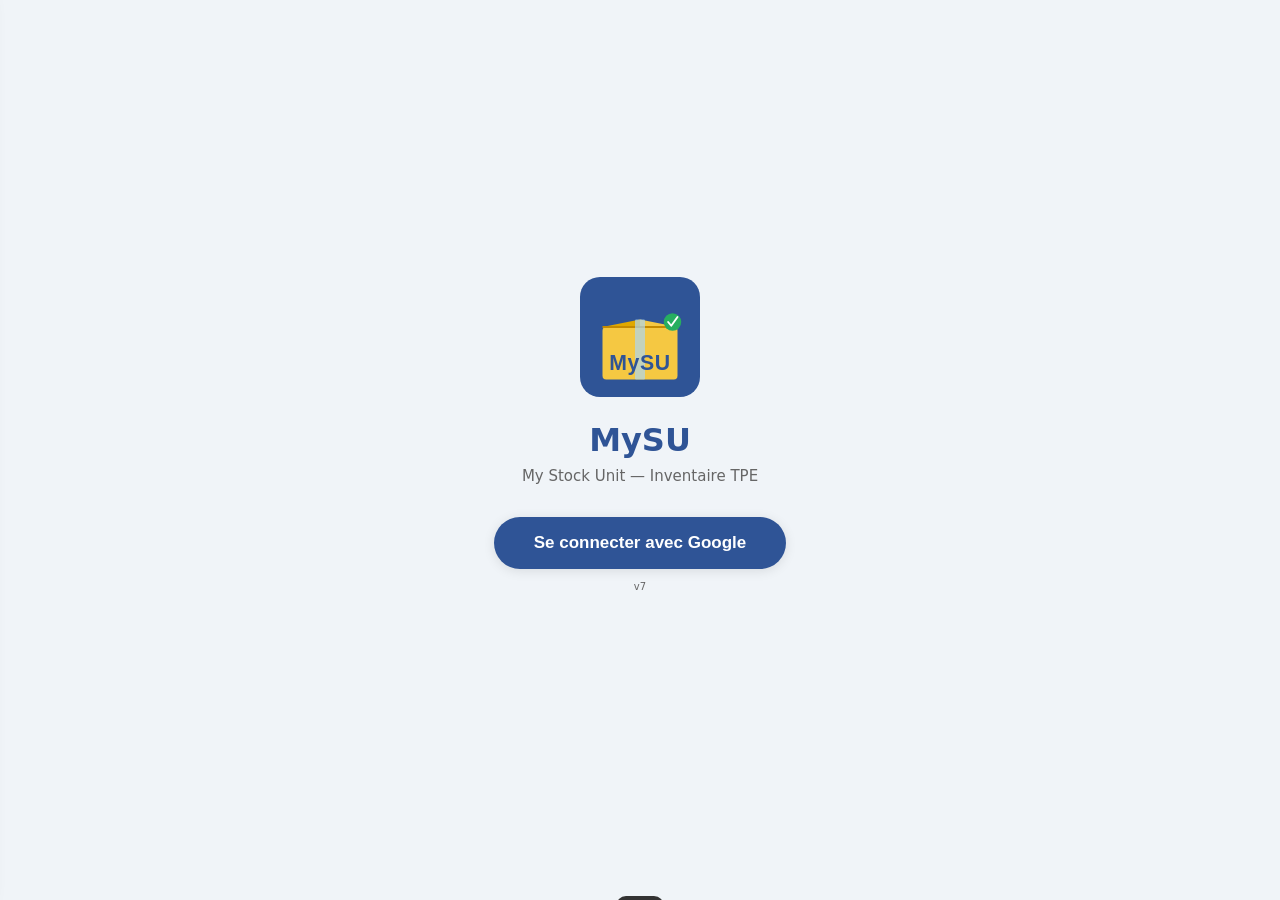
<file: mysu/index.html>
<!DOCTYPE html>
<html lang="fr">
<head>
  <meta charset="UTF-8">
  <meta name="viewport" content="width=device-width, initial-scale=1.0, user-scalable=no">
  <meta name="theme-color" content="#2F5496">
  <meta name="apple-mobile-web-app-capable" content="yes">
  <meta name="apple-mobile-web-app-status-bar-style" content="black-translucent">
  <title>MySU</title>
  <link rel="manifest" href="manifest.json">
  <link rel="icon" href="icon.svg" type="image/svg+xml">
  <link rel="apple-touch-icon" href="icon.svg">
  <link rel="stylesheet" href="style.css">
</head>
<body>

  <!-- OFFLINE BANNER -->
  <div id="offline-banner">⚠ Mode offline — données en cache</div>

  <!-- ======== LOGIN SCREEN ======== -->
  <div id="login-screen">
    <img src="icon.svg" alt="MySU">
    <h1>MySU</h1>
    <p>My Stock Unit — Inventaire TPE</p>
    <button id="btn-login">Se connecter avec Google</button>
    <p style="font-size:10px;color:#666;margin-top:12px;">v7</p>
  </div>

  <!-- ======== ONBOARDING SCREEN ======== -->
  <div id="onboarding-screen">
    <h2>Bienvenue sur MySU !</h2>
    <p>Connecte ton inventaire Google Sheet ou crée-en un nouveau.</p>
    <div class="onboard-buttons">
      <button class="onboard-btn primary" id="btn-pick-existing">📂 Choisir un Sheet existant</button>
      <button class="onboard-btn secondary" id="btn-create-new">✨ Créer un nouvel inventaire</button>
    </div>
  </div>

  <!-- ======== MAIN APP ======== -->
  <div id="app-screen">

    <!-- Top bar -->
    <div id="top-bar">
      <div>
        <h1>MySU</h1>
        <div class="user-email" id="user-email"></div>
      </div>
      <button id="btn-refresh" title="Actualiser">🔄</button>
    </div>

    <!-- Selection banner -->
    <div id="selection-banner">
      <span class="sel-count" id="sel-count">0 article(s)</span>
      <div class="sel-actions">
        <button class="sel-btn sel-btn-copy" id="btn-sel-copy">Copier</button>
        <button class="sel-btn sel-btn-email" id="btn-sel-email">Email</button>
        <button class="sel-btn sel-btn-cancel" id="btn-sel-cancel">Annuler</button>
      </div>
    </div>

    <!-- Table area -->
    <div id="table-container">
      <div class="table-section-title">Stock</div>
      <table id="stock-table">
        <thead>
          <tr>
            <th class="col-check">☐</th>
            <th>Produit</th>
            <th>TPE</th>
            <th>Base</th>
            <th>Banque</th>
            <th>Date</th>
            <th>Client</th>
          </tr>
        </thead>
        <tbody>
          <tr><td colspan="7" style="text-align:center;color:#999;padding:30px;">Chargement...</td></tr>
        </tbody>
      </table>

      <div class="separator"></div>

      <div class="table-section-title">Demandes d'intervention</div>
      <table id="demandes-table">
        <thead>
          <tr>
            <th>Demande</th>
            <th>Compte</th>
            <th>Raison Sociale</th>
          </tr>
        </thead>
        <tbody>
          <tr><td colspan="3" style="text-align:center;color:#999;padding:20px;">Chargement...</td></tr>
        </tbody>
      </table>
    </div>

    <!-- Action bar -->
    <div id="action-bar">
      <button id="btn-menu">
        <span class="bar-icon">☰</span>
        <span class="bar-label">Menu</span>
      </button>
      <button id="btn-scan">
        <span class="bar-icon">📷</span>
        <span class="bar-label">Scan</span>
      </button>
      <button id="btn-add">
        <span class="bar-icon">＋</span>
        <span class="bar-label">Ajouter</span>
      </button>
      <button id="btn-email">
        <span class="bar-icon">✉</span>
        <span class="bar-label">Email</span>
        <span class="email-badge" id="email-badge">0</span>
      </button>
    </div>
  </div>

  <!-- ======== SIDE MENU ======== -->
  <div id="menu-overlay"></div>
  <div id="side-menu">
    <button id="btn-menu-close">✕</button>
    <h2>☰ Paramètres</h2>

    <div class="menu-group">
      <label>Nom du fichier</label>
      <input type="text" id="menu-sheet-name" placeholder="Inventaire Avril 2026">
    </div>

    <div class="menu-group">
      <label>ID du Sheet</label>
      <input type="text" id="menu-sheet-id" readonly>
    </div>

    <div class="menu-group">
      <label>Compte Google</label>
      <div id="menu-email" style="padding:10px 0;font-size:14px;color:#333;">—</div>
    </div>

    <div class="menu-group">
      <label>Thème</label>
      <div style="display:flex;gap:8px;">
        <button class="choice-btn selected" id="btn-theme-light" data-theme="light">☀️ Clair</button>
        <button class="choice-btn" id="btn-theme-dark" data-theme="dark">🌙 Sombre</button>
      </div>
    </div>

    <button id="btn-change-sheet">📂 Changer de Sheet</button>
    <button id="btn-logout">🚪 Se déconnecter</button>
  </div>

  <!-- ======== ADD FORM MODAL ======== -->
  <div id="add-modal">
    <div id="add-form">
      <h2>＋ Ajouter un article</h2>

      <div class="form-group">
        <label>Produit</label>
        <select id="add-product"></select>
      </div>

      <div class="form-group">
        <label>Barcode TPE</label>
        <input type="text" id="add-tpe" placeholder="Numéro du TPE" inputmode="numeric">
      </div>

      <div class="form-group" id="add-base-group">
        <label>Barcode Base</label>
        <input type="text" id="add-base" placeholder="Numéro de la base" inputmode="numeric">
      </div>

      <div class="form-group">
        <label>Banque</label>
        <input type="hidden" id="add-banque-value" value="JDC">
        <div class="btn-group" id="banque-buttons">
          <button type="button" class="choice-btn selected" data-value="JDC">JDC</button>
          <button type="button" class="choice-btn" data-value="CRCA31">CRCA31</button>
          <button type="button" class="choice-btn" data-value="">Autre</button>
        </div>
      </div>

      <div class="form-group">
        <label>Date</label>
        <input type="date" id="add-date">
      </div>

      <div class="form-group">
        <label>Client</label>
        <input type="hidden" id="add-client-value" value="MLSTECH / BARDOUX A.">
        <div class="btn-group" id="client-buttons">
          <button type="button" class="choice-btn selected" data-value="MLSTECH / BARDOUX A.">MLSTECH / BARDOUX A.</button>
          <button type="button" class="choice-btn" data-value="RECEP. (RET. GARANTIE)">RECEP. (RET. GARANTIE)</button>
          <button type="button" class="choice-btn" data-value="RECEPTION">RECEPTION</button>
          <button type="button" class="choice-btn" data-value="">Autre</button>
        </div>
      </div>

      <button id="btn-add-submit">AJOUTER AU STOCK</button>
      <button id="btn-add-cancel">Annuler</button>
    </div>
  </div>

  <!-- ======== ACTION SHEET (swipe) ======== -->
  <div id="action-sheet">
    <div id="action-sheet-content">
      <h3></h3>
      <div class="action-subtitle"></div>
      <div id="action-options"></div>
      <button id="btn-action-cancel">Annuler</button>
    </div>
  </div>

  <!-- ======== SHEET ID DIALOG ======== -->
  <div id="sheet-id-dialog">
    <div id="sheet-id-dialog-box">
      <h3>Connecter un Sheet existant</h3>
      <p>Ouvre ton Google Sheet dans le navigateur, copie le lien (URL) et colle-le ici :</p>
      <input type="text" id="sheet-id-input" placeholder="Colle le lien du Google Sheet ici">
      <p style="font-size:11px;color:#999;margin-top:4px;">Exemple : https://docs.google.com/spreadsheets/d/1aAb7IE.../edit</p>
      <button id="btn-sheet-id-submit" class="basket-btn-send">Connecter</button>
      <button id="btn-sheet-id-cancel" class="basket-btn-close">Annuler</button>
    </div>
  </div>

  <!-- ======== BASKET MODAL ======== -->
  <div id="basket-modal">
    <div id="basket-content">
      <h3>Panier Email</h3>
      <div id="basket-count"></div>
      <div id="basket-list"></div>
      <button id="btn-basket-send" class="basket-btn-send">Copier + ouvrir Gmail</button>
      <button id="btn-basket-clear" class="basket-btn-clear">Vider le panier</button>
      <button id="btn-basket-close" class="basket-btn-close">Fermer</button>
    </div>
  </div>

  <!-- ======== SCAN MODE CHOOSER ======== -->
  <div id="scan-chooser">
    <div id="scan-chooser-content">
      <h3>Scanner / Photo</h3>
      <div class="action-option blue" id="btn-mode-barcode">
        <div class="action-icon">📷</div>
        <div>
          <div class="action-text">Scan barcode</div>
          <div class="action-desc">Caméra temps réel — ZXing</div>
        </div>
      </div>
      <div class="action-option green" id="btn-mode-camera">
        <div class="action-icon">📸</div>
        <div>
          <div class="action-text">Photo étiquette</div>
          <div class="action-desc">Prendre une photo — OCR Tesseract</div>
        </div>
      </div>
      <div class="action-option gray" id="btn-mode-gallery">
        <div class="action-icon">🖼️</div>
        <div>
          <div class="action-text">Depuis la galerie</div>
          <div class="action-desc">Sélectionner une image existante</div>
        </div>
      </div>
      <button id="btn-scan-chooser-close" class="scan-result-btn-cancel">Annuler</button>
    </div>
  </div>

  <!-- ======== OCR OVERLAY ======== -->
  <div id="ocr-overlay">
    <input type="file" id="ocr-file-input" accept="image/*" style="display:none;">
  </div>

  <!-- ======== OCR PROGRESS ======== -->
  <div id="ocr-progress">
    <div class="spinner"></div>
    <div id="ocr-progress-text">Analyse en cours...</div>
  </div>

  <!-- ======== OCR RESULT ======== -->
  <div id="ocr-result">
    <div id="ocr-result-content"></div>
  </div>

  <!-- ======== SCANNER OVERLAY ======== -->
  <div id="scanner-overlay">
    <div id="scanner-header">
      <h3>Scanner un barcode</h3>
      <button id="btn-scanner-close">✕</button>
    </div>
    <div id="scanner-viewport">
      <video id="scanner-video" autoplay playsinline muted></video>
      <div id="scanner-zone">
        <div class="scan-corner tl"></div>
        <div class="scan-corner tr"></div>
        <div class="scan-corner bl"></div>
        <div class="scan-corner br"></div>
        <div id="scanner-line"></div>
      </div>
    </div>
    <div id="scanner-status">Initialisation...</div>
  </div>

  <!-- ======== SCAN RESULT ======== -->
  <div id="scan-result">
    <div id="scan-result-content"></div>
  </div>

  <!-- ======== LEARNING MODE ======== -->
  <div id="learning-modal">
    <div id="learning-content"></div>
  </div>

  <!-- ======== CONFIRM DIALOG ======== -->
  <div id="confirm-dialog">
    <div id="confirm-dialog-box">
      <h3></h3>
      <p></p>
      <div class="confirm-buttons">
        <button id="btn-confirm-no">Annuler</button>
        <button id="btn-confirm-yes">Confirmer</button>
      </div>
    </div>
  </div>

  <!-- ======== TOAST ======== -->
  <div id="toast"></div>

  <!-- ======== LOADING ======== -->
  <div id="loading"><div class="spinner"></div></div>

  <!-- ======== SCRIPTS ======== -->
  <!-- App scripts first (synchronous) -->
  <script src="zxing.min.js"></script>
  <script src="tesseract.min.js"></script>
  <script src="sheets.js"></script>
  <script src="ui.js"></script>
  <script src="gestures.js"></script>
  <script src="clipboard.js"></script>
  <script src="scanner.js"></script>
  <script src="ocr.js"></script>
  <script src="rules.js"></script>
  <script src="offline.js"></script>
  <script src="app.js"></script>
  <!-- Google scripts loaded dynamically for better error handling -->
  <script>
    // Load Google scripts with error detection
    function loadGoogleScript(src, onSuccess, label) {
      var s = document.createElement('script');
      s.src = src;
      s.async = true;
      s.onload = function() {
        console.log(label + ' loaded');
        onSuccess();
      };
      s.onerror = function() {
        console.error(label + ' FAILED to load — blocked or network error');
      };
      document.body.appendChild(s);
    }

    loadGoogleScript(
      'https://accounts.google.com/gsi/client',
      onGisLoaded,
      'GIS'
    );
    loadGoogleScript(
      'https://apis.google.com/js/api.js',
      onGapiLoaded,
      'GAPI'
    );

    // Service Worker
    if ('serviceWorker' in navigator) {
      navigator.serviceWorker.register('service-worker.js')
        .then(function() { console.log('SW registered'); })
        .catch(function(err) { console.error('SW error:', err); });
    }
  </script>

</body>
</html>
</file>
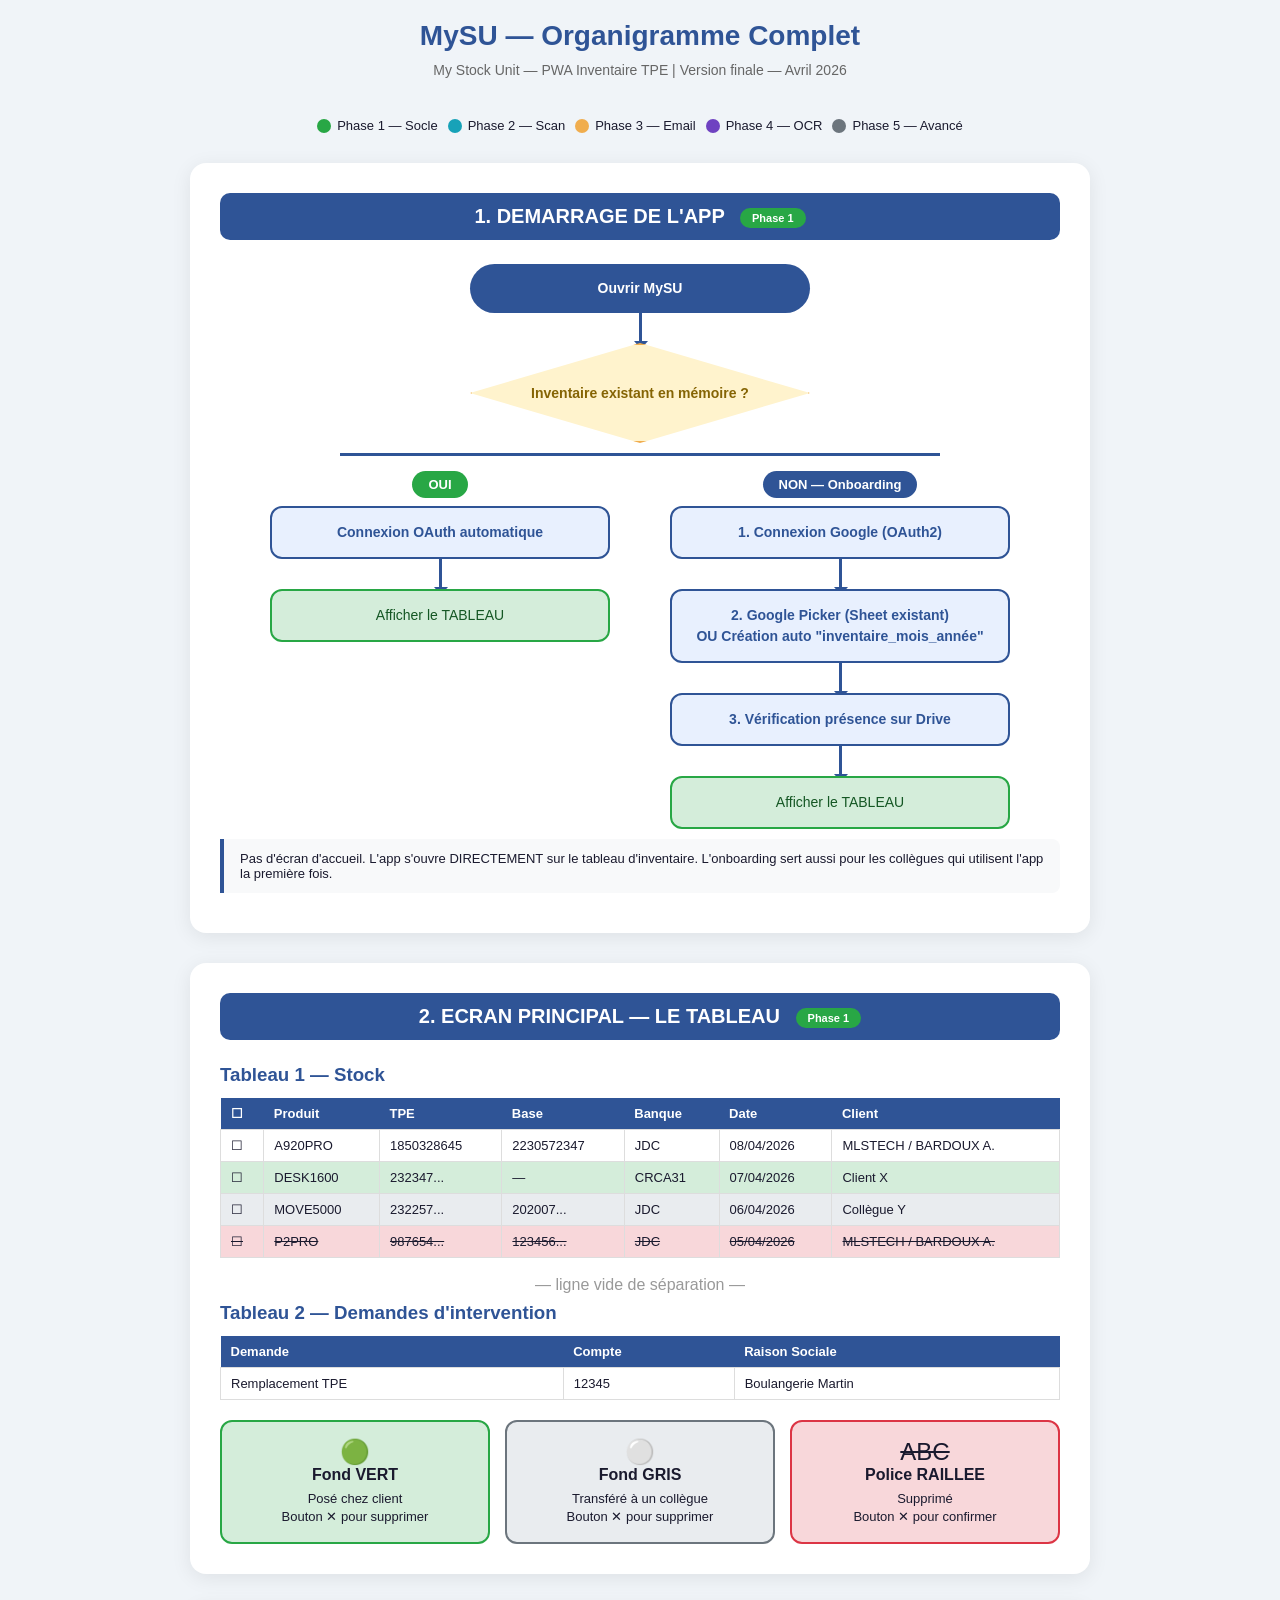
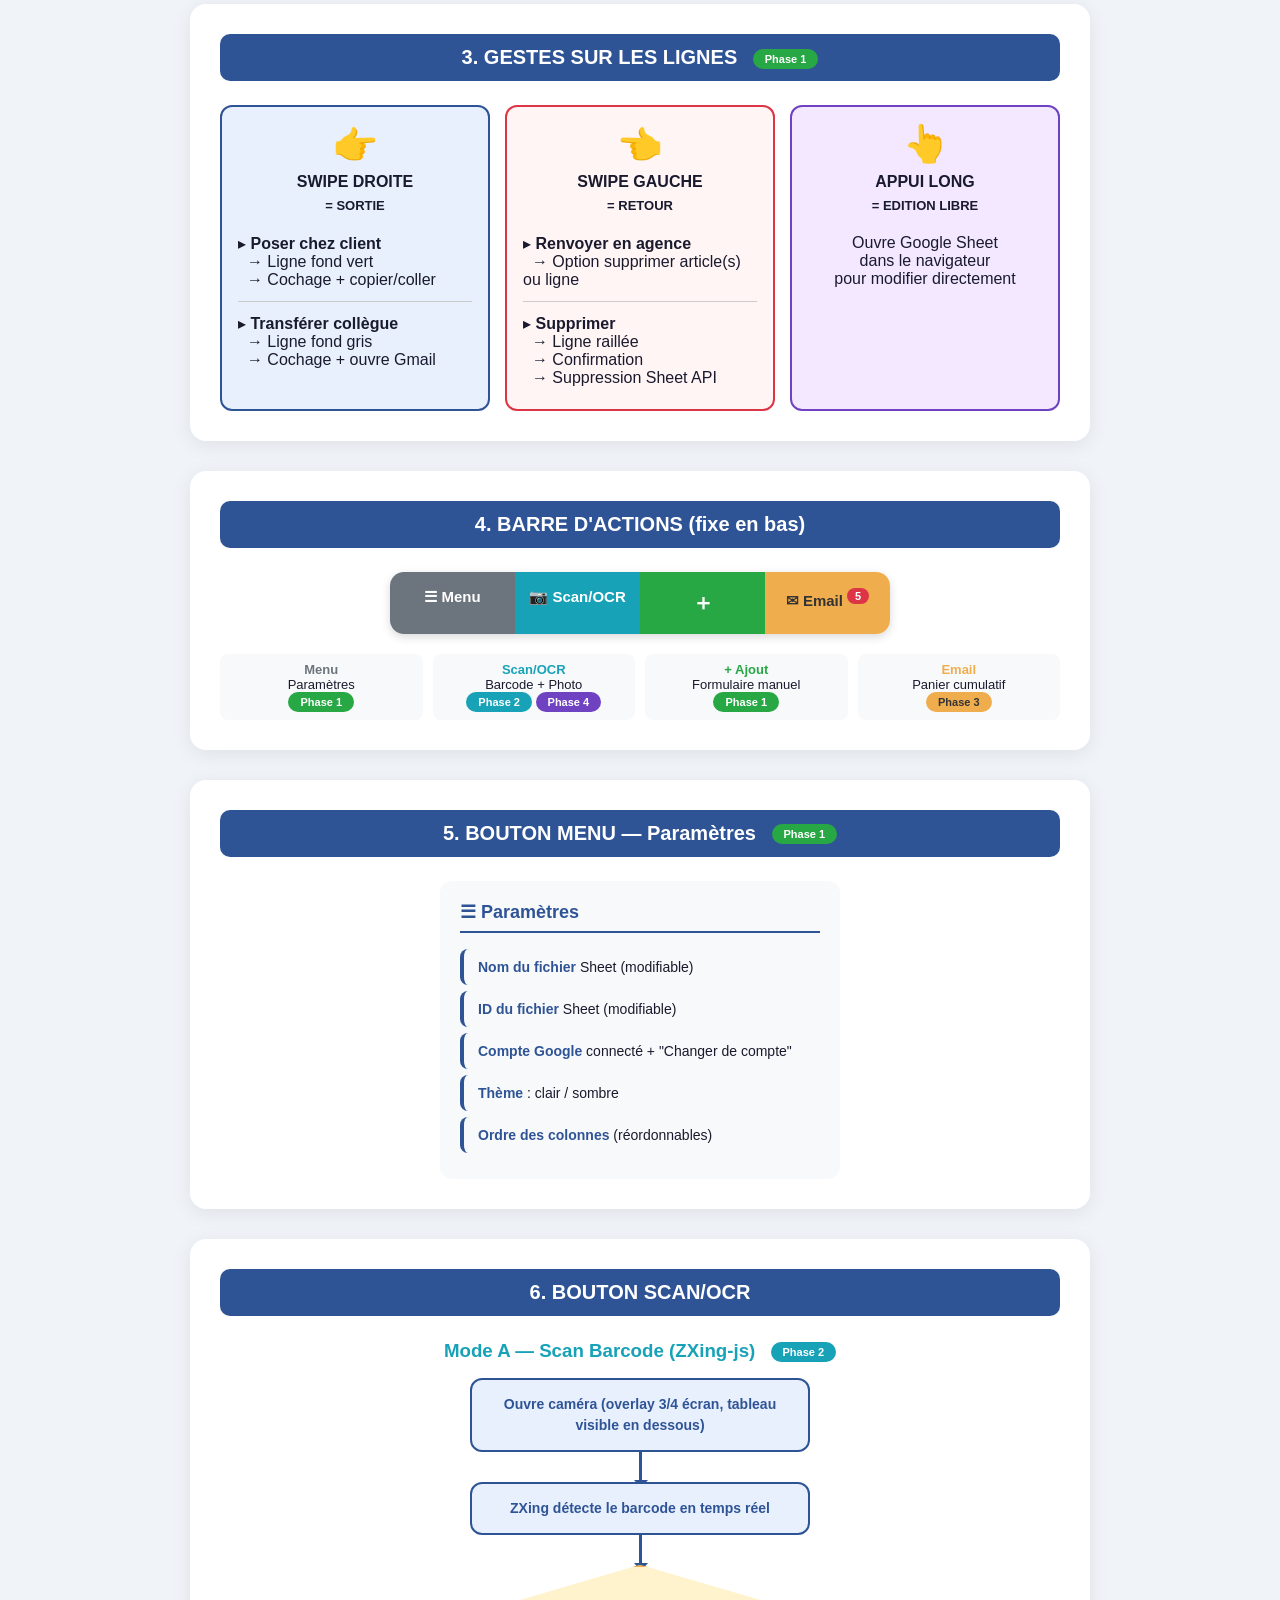
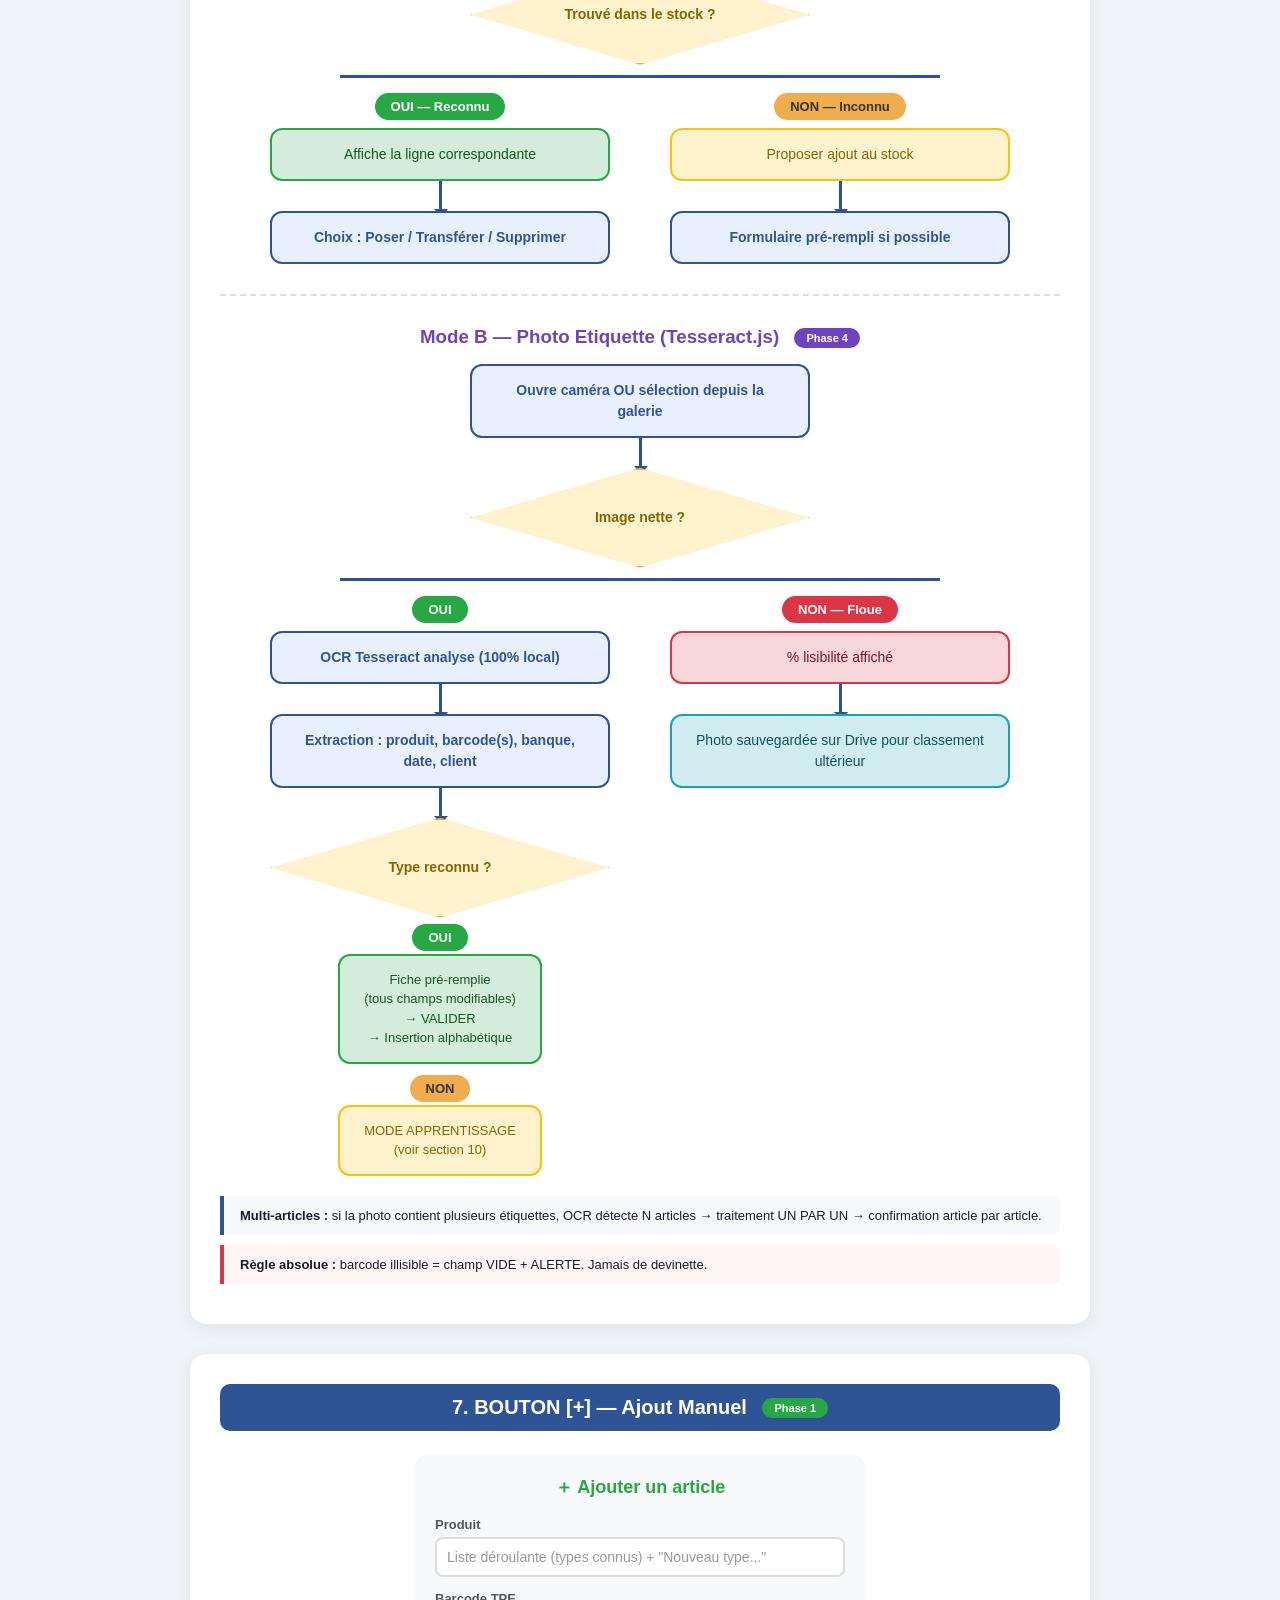
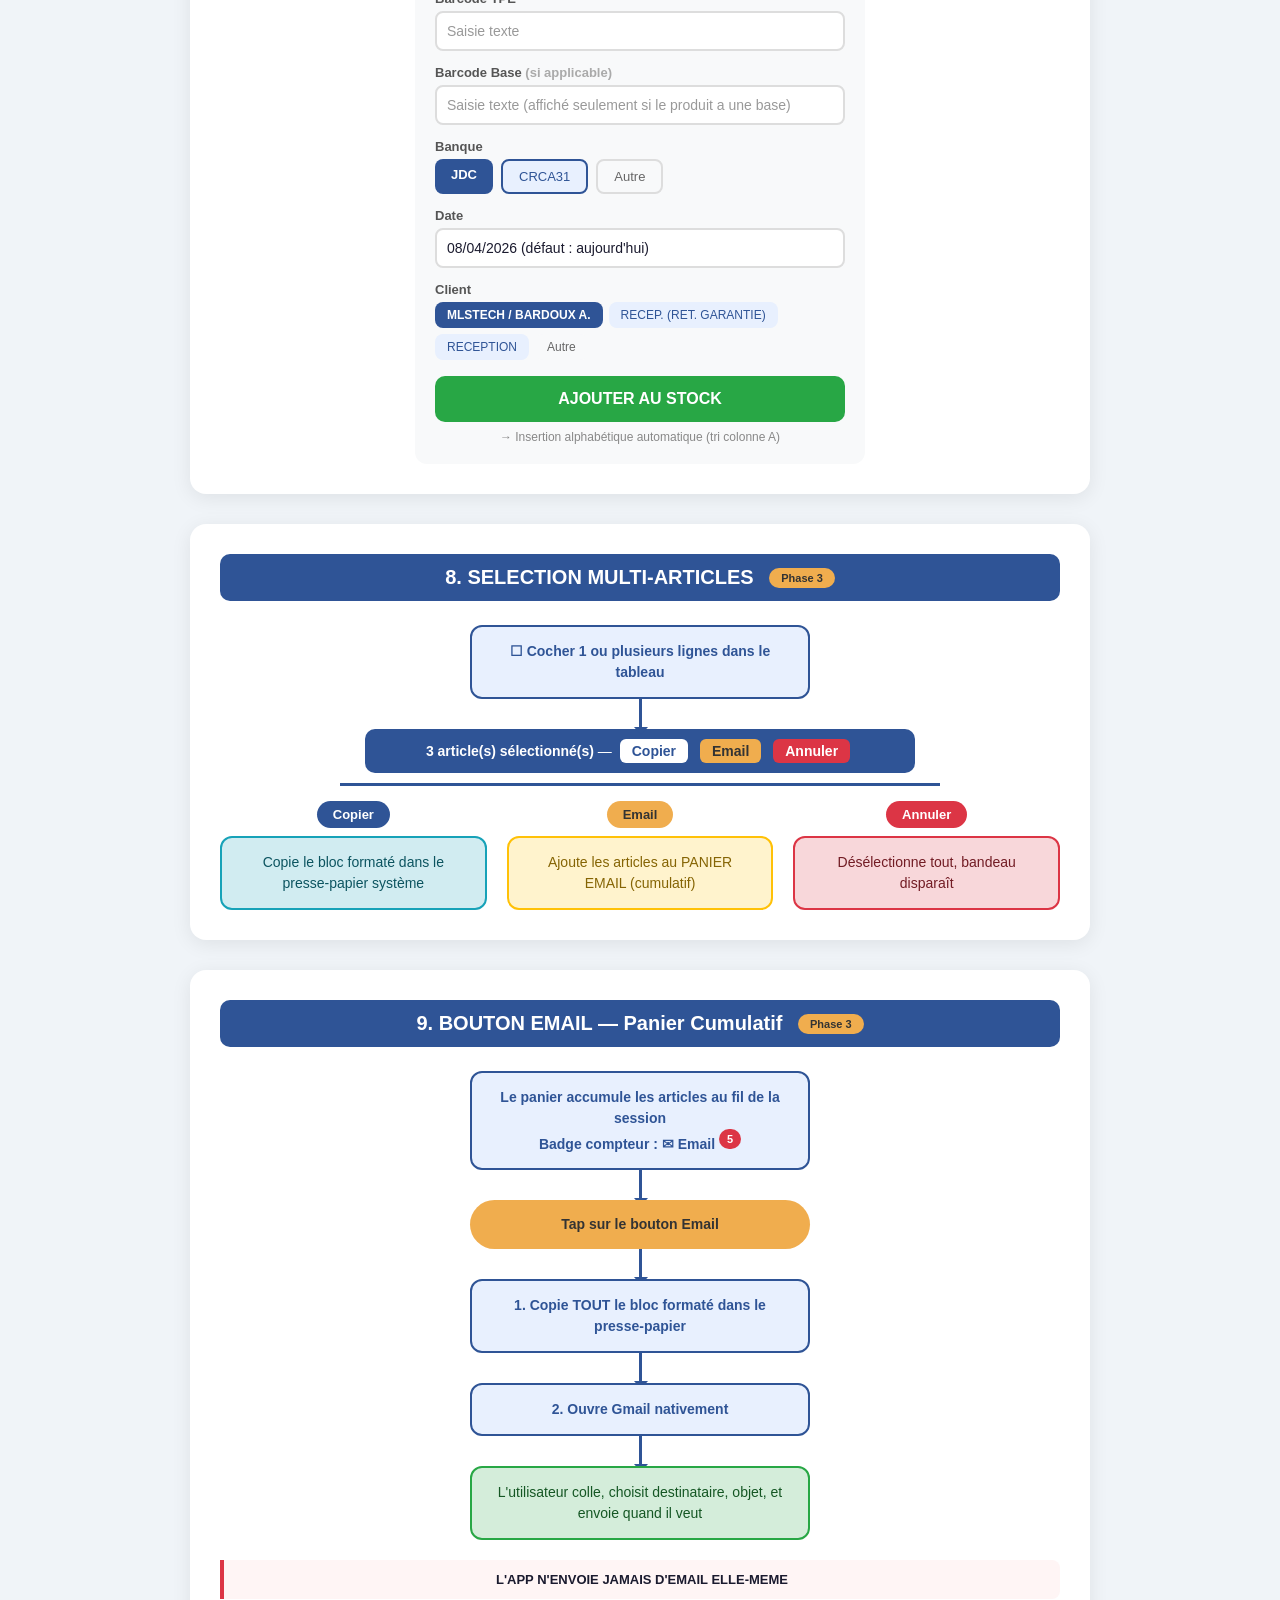
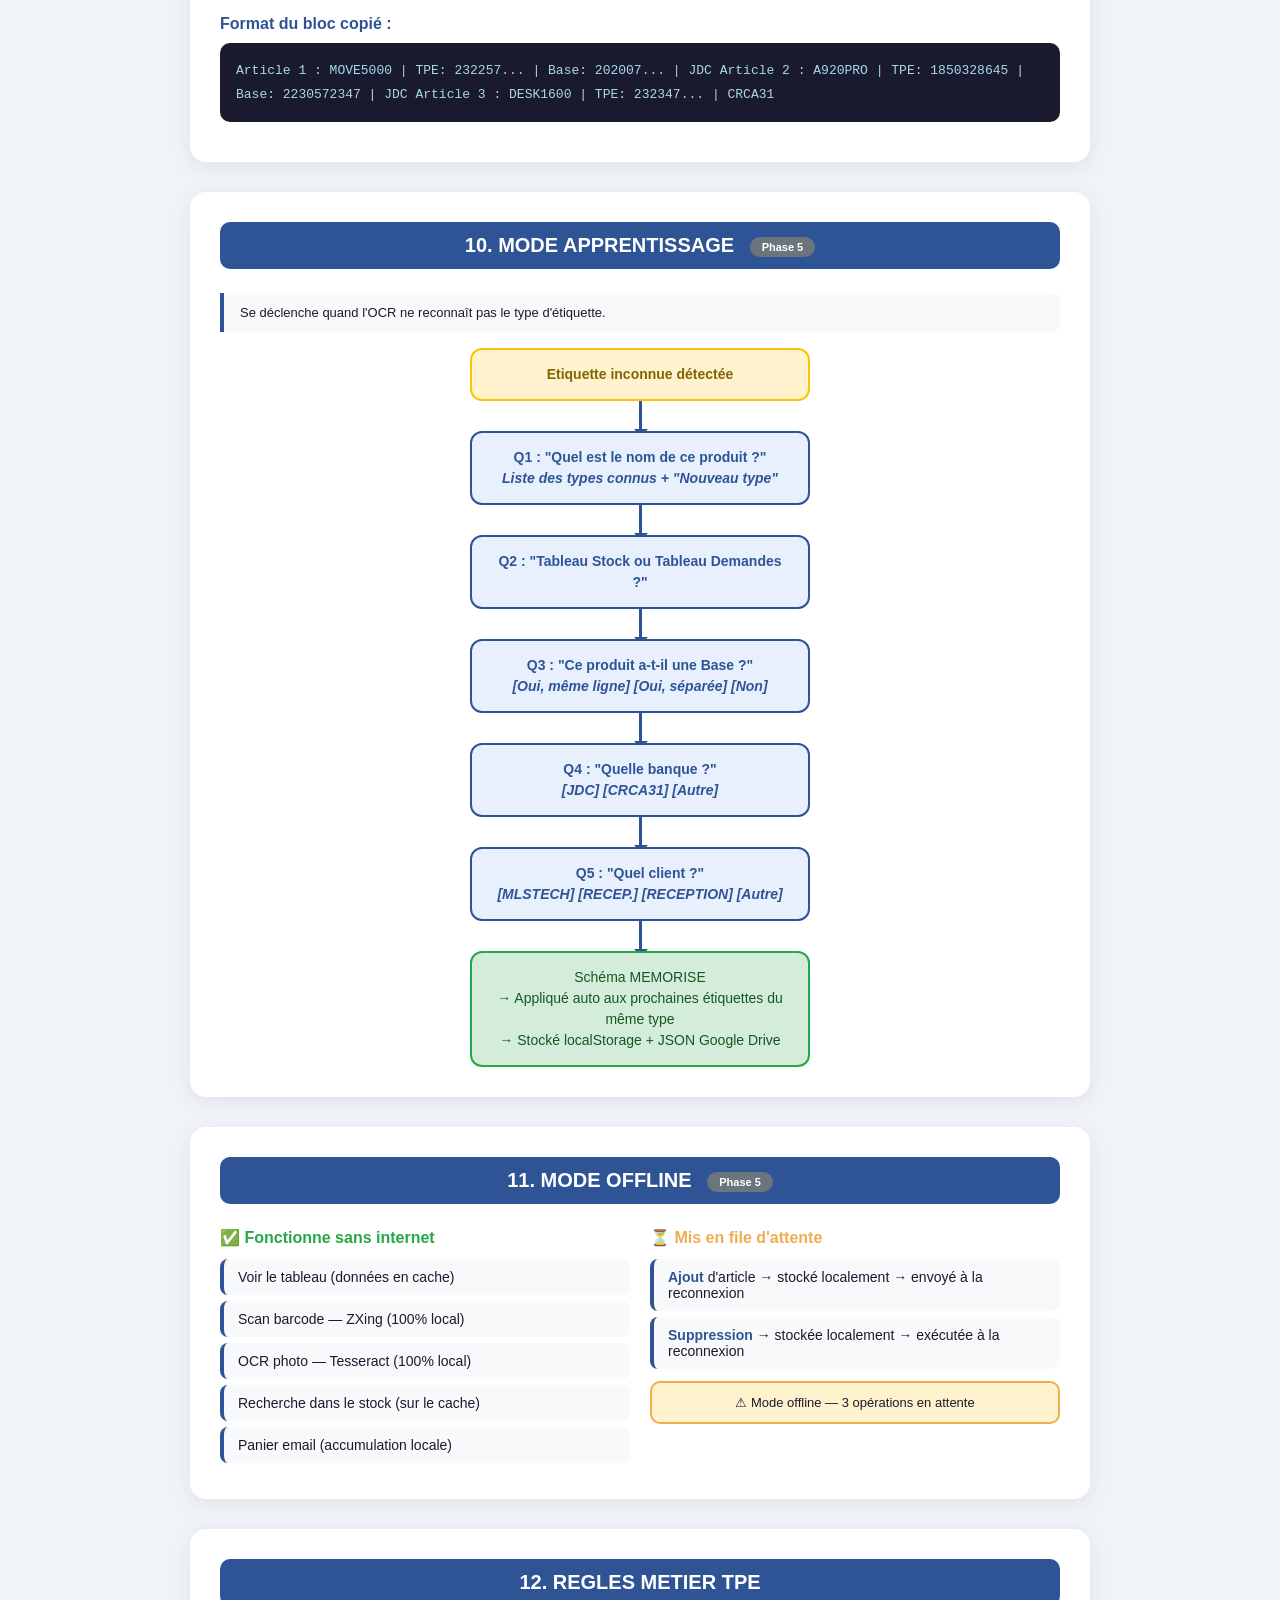
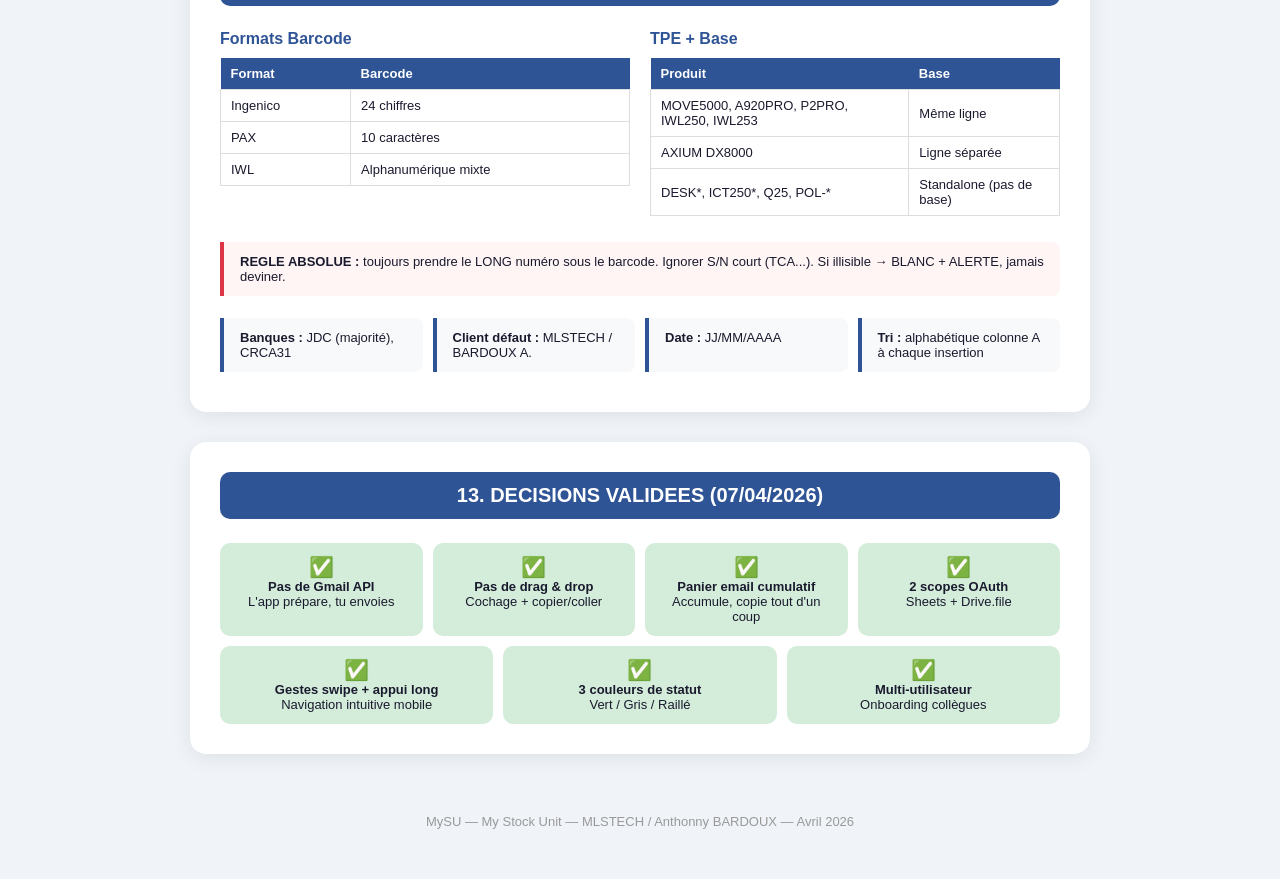
<file: docs/organigramme_complet.html>
<!DOCTYPE html>
<html lang="fr">
<head>
<meta charset="UTF-8">
<meta name="viewport" content="width=device-width, initial-scale=1.0">
<title>MySU — Organigramme Complet</title>
<style>
* { margin: 0; padding: 0; box-sizing: border-box; }
body { font-family: 'Segoe UI', Arial, sans-serif; background: #f0f4f8; color: #1a1a2e; padding: 20px; }
h1 { text-align: center; color: #2F5496; margin-bottom: 10px; font-size: 28px; }
.subtitle { text-align: center; color: #666; margin-bottom: 40px; font-size: 14px; }

/* Section */
.section {
  background: white; border-radius: 16px; padding: 30px; margin-bottom: 30px;
  box-shadow: 0 4px 20px rgba(0,0,0,0.08); max-width: 900px; margin-left: auto; margin-right: auto;
}
.section-title {
  font-size: 20px; font-weight: bold; color: white; background: #2F5496;
  padding: 12px 24px; border-radius: 10px; margin-bottom: 24px; text-align: center;
}

/* Flow elements */
.flow { display: flex; flex-direction: column; align-items: center; gap: 0; }
.node {
  padding: 14px 24px; border-radius: 12px; text-align: center;
  max-width: 340px; width: 100%; font-size: 14px; line-height: 1.5; position: relative;
}
.start { background: #2F5496; color: white; border-radius: 50px; font-weight: bold; }
.action { background: #e8f0fe; border: 2px solid #2F5496; color: #2F5496; font-weight: 600; }
.decision {
  background: #fff3cd; border: 2px solid #f0ad4e; color: #856404;
  transform: rotate(0deg); font-weight: 600;
  clip-path: polygon(50% 0%, 100% 50%, 50% 100%, 0% 50%);
  padding: 30px 20px; min-height: 100px; display: flex; align-items: center; justify-content: center;
}
.result { background: #d4edda; border: 2px solid #28a745; color: #155724; }
.result-red { background: #f8d7da; border: 2px solid #dc3545; color: #721c24; }
.result-blue { background: #d1ecf1; border: 2px solid #17a2b8; color: #0c5460; }
.result-gray { background: #e9ecef; border: 2px solid #6c757d; color: #383d41; }
.result-orange { background: #fff3cd; border: 2px solid #ffc107; color: #856404; }

/* Arrows */
.arrow {
  width: 3px; height: 30px; background: #2F5496; position: relative;
}
.arrow::after {
  content: ''; position: absolute; bottom: -6px; left: -5px;
  border-left: 7px solid transparent; border-right: 7px solid transparent;
  border-top: 8px solid #2F5496;
}
.arrow-label {
  font-size: 12px; color: #2F5496; font-weight: bold; text-align: center;
  margin: -4px 0; padding: 2px 8px; background: #f0f4f8; border-radius: 4px;
}

/* Split branches */
.branches {
  display: flex; gap: 20px; justify-content: center; width: 100%; flex-wrap: wrap;
  margin-top: 5px;
}
.branch {
  display: flex; flex-direction: column; align-items: center; gap: 0;
  flex: 1; min-width: 200px; max-width: 380px;
}
.branch-label {
  font-size: 13px; font-weight: bold; color: white; padding: 6px 16px;
  border-radius: 20px; margin-bottom: 8px;
}
.branch-label.green { background: #28a745; }
.branch-label.red { background: #dc3545; }
.branch-label.blue { background: #2F5496; }
.branch-label.orange { background: #f0ad4e; color: #333; }
.branch-label.gray { background: #6c757d; }

/* Connector line */
.connector {
  width: 100%; height: 3px; background: #2F5496; margin: 10px 0; position: relative;
  max-width: 600px;
}

/* Table display */
.table-demo {
  width: 100%; border-collapse: collapse; margin: 10px 0; font-size: 13px;
}
.table-demo th { background: #2F5496; color: white; padding: 8px 10px; text-align: left; }
.table-demo td { padding: 8px 10px; border: 1px solid #ddd; }
.table-demo tr.green-row { background: #d4edda; }
.table-demo tr.gray-row { background: #e9ecef; }
.table-demo tr.strike-row { background: #f8d7da; text-decoration: line-through; }

/* Bar */
.action-bar {
  display: flex; gap: 0; width: 100%; max-width: 500px; margin: 15px auto;
  border-radius: 14px; overflow: hidden; box-shadow: 0 3px 10px rgba(0,0,0,0.15);
}
.action-bar .btn {
  flex: 1; padding: 16px 10px; text-align: center; font-weight: bold;
  font-size: 15px; color: white; cursor: default;
}
.btn-menu { background: #6c757d; }
.btn-scan { background: #17a2b8; }
.btn-add { background: #28a745; font-size: 22px !important; }
.btn-email { background: #f0ad4e; color: #333 !important; }

/* Info box */
.info-box {
  background: #f8f9fa; border-left: 4px solid #2F5496; padding: 12px 16px;
  margin: 10px 0; border-radius: 0 8px 8px 0; font-size: 13px;
}
.info-box.warning { border-left-color: #dc3545; background: #fff5f5; }
.info-box.success { border-left-color: #28a745; background: #f0fff4; }

/* Gesture cards */
.gesture-cards { display: flex; gap: 15px; flex-wrap: wrap; justify-content: center; }
.gesture-card {
  flex: 1; min-width: 220px; max-width: 280px; border-radius: 12px;
  padding: 16px; text-align: center;
}
.gesture-icon { font-size: 36px; margin-bottom: 8px; }
.gesture-name { font-weight: bold; font-size: 16px; margin-bottom: 6px; }
.gesture-desc { font-size: 13px; line-height: 1.4; }

/* Checklist */
.checklist { list-style: none; padding: 0; }
.checklist li {
  padding: 10px 14px; margin: 6px 0; background: #f8f9fa; border-radius: 8px;
  font-size: 14px; border-left: 4px solid #2F5496;
}
.checklist li strong { color: #2F5496; }

/* Format block */
.format-block {
  background: #1a1a2e; color: #a8d8ea; padding: 16px; border-radius: 10px;
  font-family: 'Courier New', monospace; font-size: 13px; line-height: 1.8;
  margin: 10px 0;
}

/* Badge */
.badge {
  display: inline-block; background: #dc3545; color: white; font-size: 11px;
  padding: 2px 8px; border-radius: 20px; font-weight: bold; vertical-align: super;
}

.phase-tag {
  display: inline-block; padding: 4px 12px; border-radius: 20px; font-size: 11px;
  font-weight: bold; margin-left: 10px; vertical-align: middle;
}
.phase-1 { background: #28a745; color: white; }
.phase-2 { background: #17a2b8; color: white; }
.phase-3 { background: #f0ad4e; color: #333; }
.phase-4 { background: #6f42c1; color: white; }
.phase-5 { background: #6c757d; color: white; }

.legend {
  display: flex; gap: 10px; flex-wrap: wrap; justify-content: center; margin-bottom: 30px;
}
.legend-item { display: flex; align-items: center; gap: 6px; font-size: 13px; }
.legend-dot { width: 14px; height: 14px; border-radius: 50%; }

@media (max-width: 600px) {
  body { padding: 10px; }
  .section { padding: 16px; }
  .node { max-width: 100%; font-size: 13px; padding: 10px 16px; }
  .branches { flex-direction: column; align-items: center; }
  .branch { max-width: 100%; }
  .gesture-cards { flex-direction: column; align-items: center; }
  .gesture-card { max-width: 100%; }
}
</style>
</head>
<body>

<h1>MySU — Organigramme Complet</h1>
<p class="subtitle">My Stock Unit — PWA Inventaire TPE | Version finale — Avril 2026</p>

<div class="legend">
  <div class="legend-item"><div class="legend-dot" style="background:#28a745"></div> Phase 1 — Socle</div>
  <div class="legend-item"><div class="legend-dot" style="background:#17a2b8"></div> Phase 2 — Scan</div>
  <div class="legend-item"><div class="legend-dot" style="background:#f0ad4e"></div> Phase 3 — Email</div>
  <div class="legend-item"><div class="legend-dot" style="background:#6f42c1"></div> Phase 4 — OCR</div>
  <div class="legend-item"><div class="legend-dot" style="background:#6c757d"></div> Phase 5 — Avancé</div>
</div>

<!-- ==================== SECTION 1 ==================== -->
<div class="section">
  <div class="section-title">1. DEMARRAGE DE L'APP <span class="phase-tag phase-1">Phase 1</span></div>
  <div class="flow">
    <div class="node start">Ouvrir MySU</div>
    <div class="arrow"></div>
    <div class="node decision">Inventaire existant en mémoire ?</div>
    <div class="connector"></div>
    <div class="branches">
      <div class="branch">
        <span class="branch-label green">OUI</span>
        <div class="node action">Connexion OAuth automatique</div>
        <div class="arrow"></div>
        <div class="node result">Afficher le TABLEAU</div>
      </div>
      <div class="branch">
        <span class="branch-label blue">NON — Onboarding</span>
        <div class="node action">1. Connexion Google (OAuth2)</div>
        <div class="arrow"></div>
        <div class="node action">2. Google Picker (Sheet existant)<br>OU Création auto "inventaire_mois_année"</div>
        <div class="arrow"></div>
        <div class="node action">3. Vérification présence sur Drive</div>
        <div class="arrow"></div>
        <div class="node result">Afficher le TABLEAU</div>
      </div>
    </div>
  </div>
  <div class="info-box">Pas d'écran d'accueil. L'app s'ouvre DIRECTEMENT sur le tableau d'inventaire. L'onboarding sert aussi pour les collègues qui utilisent l'app la première fois.</div>
</div>

<!-- ==================== SECTION 2 ==================== -->
<div class="section">
  <div class="section-title">2. ECRAN PRINCIPAL — LE TABLEAU <span class="phase-tag phase-1">Phase 1</span></div>

  <h3 style="color:#2F5496; margin-bottom:12px;">Tableau 1 — Stock</h3>
  <table class="table-demo">
    <tr><th>☐</th><th>Produit</th><th>TPE</th><th>Base</th><th>Banque</th><th>Date</th><th>Client</th></tr>
    <tr><td>☐</td><td>A920PRO</td><td>1850328645</td><td>2230572347</td><td>JDC</td><td>08/04/2026</td><td>MLSTECH / BARDOUX A.</td></tr>
    <tr class="green-row"><td>☐</td><td>DESK1600</td><td>232347...</td><td>—</td><td>CRCA31</td><td>07/04/2026</td><td>Client X</td></tr>
    <tr class="gray-row"><td>☐</td><td>MOVE5000</td><td>232257...</td><td>202007...</td><td>JDC</td><td>06/04/2026</td><td>Collègue Y</td></tr>
    <tr class="strike-row"><td>☐</td><td>P2PRO</td><td>987654...</td><td>123456...</td><td>JDC</td><td>05/04/2026</td><td>MLSTECH / BARDOUX A.</td></tr>
  </table>

  <div style="text-align:center; color:#999; padding: 8px;">— ligne vide de séparation —</div>

  <h3 style="color:#2F5496; margin-bottom:12px;">Tableau 2 — Demandes d'intervention</h3>
  <table class="table-demo">
    <tr><th>Demande</th><th>Compte</th><th>Raison Sociale</th></tr>
    <tr><td>Remplacement TPE</td><td>12345</td><td>Boulangerie Martin</td></tr>
  </table>

  <div style="margin-top: 20px;">
    <div class="gesture-cards">
      <div class="gesture-card" style="background:#d4edda; border: 2px solid #28a745;">
        <div style="font-size: 24px;">🟢</div>
        <div class="gesture-name">Fond VERT</div>
        <div class="gesture-desc">Posé chez client<br>Bouton ✕ pour supprimer</div>
      </div>
      <div class="gesture-card" style="background:#e9ecef; border: 2px solid #6c757d;">
        <div style="font-size: 24px;">⚪</div>
        <div class="gesture-name">Fond GRIS</div>
        <div class="gesture-desc">Transféré à un collègue<br>Bouton ✕ pour supprimer</div>
      </div>
      <div class="gesture-card" style="background:#f8d7da; border: 2px solid #dc3545;">
        <div style="font-size: 24px; text-decoration: line-through;">ABC</div>
        <div class="gesture-name">Police RAILLEE</div>
        <div class="gesture-desc">Supprimé<br>Bouton ✕ pour confirmer</div>
      </div>
    </div>
  </div>
</div>

<!-- ==================== SECTION 3 ==================== -->
<div class="section">
  <div class="section-title">3. GESTES SUR LES LIGNES <span class="phase-tag phase-1">Phase 1</span></div>
  <div class="gesture-cards">
    <div class="gesture-card" style="background: #e8f0fe; border: 2px solid #2F5496;">
      <div class="gesture-icon">👉</div>
      <div class="gesture-name">SWIPE DROITE</div>
      <div class="gesture-desc"><strong>= SORTIE</strong></div>
      <div style="margin-top:12px; text-align:left;">
        <div style="padding:6px 0;">▸ <strong>Poser chez client</strong><br>&nbsp;&nbsp;→ Ligne fond vert<br>&nbsp;&nbsp;→ Cochage + copier/coller</div>
        <hr style="border:none;border-top:1px solid #ccc;margin:6px 0;">
        <div style="padding:6px 0;">▸ <strong>Transférer collègue</strong><br>&nbsp;&nbsp;→ Ligne fond gris<br>&nbsp;&nbsp;→ Cochage + ouvre Gmail</div>
      </div>
    </div>
    <div class="gesture-card" style="background: #fff5f5; border: 2px solid #dc3545;">
      <div class="gesture-icon">👈</div>
      <div class="gesture-name">SWIPE GAUCHE</div>
      <div class="gesture-desc"><strong>= RETOUR</strong></div>
      <div style="margin-top:12px; text-align:left;">
        <div style="padding:6px 0;">▸ <strong>Renvoyer en agence</strong><br>&nbsp;&nbsp;→ Option supprimer article(s) ou ligne</div>
        <hr style="border:none;border-top:1px solid #ccc;margin:6px 0;">
        <div style="padding:6px 0;">▸ <strong>Supprimer</strong><br>&nbsp;&nbsp;→ Ligne raillée<br>&nbsp;&nbsp;→ Confirmation<br>&nbsp;&nbsp;→ Suppression Sheet API</div>
      </div>
    </div>
    <div class="gesture-card" style="background: #f3e8ff; border: 2px solid #6f42c1;">
      <div class="gesture-icon">👆</div>
      <div class="gesture-name">APPUI LONG</div>
      <div class="gesture-desc"><strong>= EDITION LIBRE</strong></div>
      <div style="margin-top:12px;">
        <div style="padding:6px 0;">Ouvre Google Sheet<br>dans le navigateur<br>pour modifier directement</div>
      </div>
    </div>
  </div>
</div>

<!-- ==================== SECTION 4 ==================== -->
<div class="section">
  <div class="section-title">4. BARRE D'ACTIONS (fixe en bas)</div>
  <div class="action-bar">
    <div class="btn btn-menu">☰ Menu</div>
    <div class="btn btn-scan">📷 Scan/OCR</div>
    <div class="btn btn-add">＋</div>
    <div class="btn btn-email">✉ Email <span class="badge">5</span></div>
  </div>
  <div style="display:flex; gap:10px; flex-wrap:wrap; margin-top:20px; justify-content:center;">
    <div style="flex:1;min-width:180px;text-align:center;padding:8px;background:#f8f9fa;border-radius:8px;font-size:13px;">
      <strong style="color:#6c757d;">Menu</strong><br>Paramètres<br><span class="phase-tag phase-1" style="margin:0">Phase 1</span>
    </div>
    <div style="flex:1;min-width:180px;text-align:center;padding:8px;background:#f8f9fa;border-radius:8px;font-size:13px;">
      <strong style="color:#17a2b8;">Scan/OCR</strong><br>Barcode + Photo<br><span class="phase-tag phase-2" style="margin:0">Phase 2</span> <span class="phase-tag phase-4" style="margin:0">Phase 4</span>
    </div>
    <div style="flex:1;min-width:180px;text-align:center;padding:8px;background:#f8f9fa;border-radius:8px;font-size:13px;">
      <strong style="color:#28a745;">+ Ajout</strong><br>Formulaire manuel<br><span class="phase-tag phase-1" style="margin:0">Phase 1</span>
    </div>
    <div style="flex:1;min-width:180px;text-align:center;padding:8px;background:#f8f9fa;border-radius:8px;font-size:13px;">
      <strong style="color:#f0ad4e;">Email</strong><br>Panier cumulatif<br><span class="phase-tag phase-3" style="margin:0">Phase 3</span>
    </div>
  </div>
</div>

<!-- ==================== SECTION 5 ==================== -->
<div class="section">
  <div class="section-title">5. BOUTON MENU — Paramètres <span class="phase-tag phase-1">Phase 1</span></div>
  <div style="background:#f8f9fa; border-radius:12px; padding:20px; max-width:400px; margin:0 auto;">
    <div style="font-size:18px; font-weight:bold; color:#2F5496; margin-bottom:16px; border-bottom:2px solid #2F5496; padding-bottom:8px;">☰ Paramètres</div>
    <ul class="checklist">
      <li><strong>Nom du fichier</strong> Sheet (modifiable)</li>
      <li><strong>ID du fichier</strong> Sheet (modifiable)</li>
      <li><strong>Compte Google</strong> connecté + "Changer de compte"</li>
      <li><strong>Thème</strong> : clair / sombre</li>
      <li><strong>Ordre des colonnes</strong> (réordonnables)</li>
    </ul>
  </div>
</div>

<!-- ==================== SECTION 6 ==================== -->
<div class="section">
  <div class="section-title">6. BOUTON SCAN/OCR</div>

  <h3 style="color:#17a2b8; margin-bottom:16px; text-align:center;">Mode A — Scan Barcode (ZXing-js) <span class="phase-tag phase-2">Phase 2</span></h3>
  <div class="flow">
    <div class="node action">Ouvre caméra (overlay 3/4 écran, tableau visible en dessous)</div>
    <div class="arrow"></div>
    <div class="node action">ZXing détecte le barcode en temps réel</div>
    <div class="arrow"></div>
    <div class="node decision">Trouvé dans le stock ?</div>
    <div class="connector"></div>
    <div class="branches">
      <div class="branch">
        <span class="branch-label green">OUI — Reconnu</span>
        <div class="node result">Affiche la ligne correspondante</div>
        <div class="arrow"></div>
        <div class="node action">Choix : Poser / Transférer / Supprimer</div>
      </div>
      <div class="branch">
        <span class="branch-label orange">NON — Inconnu</span>
        <div class="node result-orange">Proposer ajout au stock</div>
        <div class="arrow"></div>
        <div class="node action">Formulaire pré-rempli si possible</div>
      </div>
    </div>
  </div>

  <hr style="margin: 30px 0; border: none; border-top: 2px dashed #ddd;">

  <h3 style="color:#6f42c1; margin-bottom:16px; text-align:center;">Mode B — Photo Etiquette (Tesseract.js) <span class="phase-tag phase-4">Phase 4</span></h3>
  <div class="flow">
    <div class="node action">Ouvre caméra OU sélection depuis la galerie</div>
    <div class="arrow"></div>
    <div class="node decision">Image nette ?</div>
    <div class="connector"></div>
    <div class="branches">
      <div class="branch">
        <span class="branch-label green">OUI</span>
        <div class="node action">OCR Tesseract analyse (100% local)</div>
        <div class="arrow"></div>
        <div class="node action">Extraction : produit, barcode(s), banque, date, client</div>
        <div class="arrow"></div>
        <div class="node decision">Type reconnu ?</div>
        <div style="display:flex;gap:15px;margin-top:10px;flex-wrap:wrap;justify-content:center;">
          <div style="text-align:center;">
            <span class="branch-label green">OUI</span>
            <div class="node result" style="margin-top:8px;font-size:13px;">Fiche pré-remplie<br>(tous champs modifiables)<br>→ VALIDER<br>→ Insertion alphabétique</div>
          </div>
          <div style="text-align:center;">
            <span class="branch-label orange">NON</span>
            <div class="node result-orange" style="margin-top:8px;font-size:13px;">MODE APPRENTISSAGE<br>(voir section 10)</div>
          </div>
        </div>
      </div>
      <div class="branch">
        <span class="branch-label red">NON — Floue</span>
        <div class="node result-red">% lisibilité affiché</div>
        <div class="arrow"></div>
        <div class="node result-blue">Photo sauvegardée sur Drive pour classement ultérieur</div>
      </div>
    </div>
  </div>
  <div class="info-box" style="margin-top:20px;">
    <strong>Multi-articles :</strong> si la photo contient plusieurs étiquettes, OCR détecte N articles → traitement UN PAR UN → confirmation article par article.
  </div>
  <div class="info-box warning">
    <strong>Règle absolue :</strong> barcode illisible = champ VIDE + ALERTE. Jamais de devinette.
  </div>
</div>

<!-- ==================== SECTION 7 ==================== -->
<div class="section">
  <div class="section-title">7. BOUTON [+] — Ajout Manuel <span class="phase-tag phase-1">Phase 1</span></div>
  <div style="background:#f8f9fa; border-radius:12px; padding:20px; max-width:450px; margin:0 auto;">
    <div style="font-size:18px; font-weight:bold; color:#28a745; margin-bottom:16px; text-align:center;">＋ Ajouter un article</div>

    <div style="margin-bottom:12px;">
      <label style="font-weight:bold;font-size:13px;color:#555;">Produit</label>
      <div style="background:white;border:2px solid #ddd;border-radius:8px;padding:10px;margin-top:4px;font-size:14px;color:#999;">
        Liste déroulante (types connus) + "Nouveau type..."
      </div>
    </div>
    <div style="margin-bottom:12px;">
      <label style="font-weight:bold;font-size:13px;color:#555;">Barcode TPE</label>
      <div style="background:white;border:2px solid #ddd;border-radius:8px;padding:10px;margin-top:4px;font-size:14px;color:#999;">
        Saisie texte
      </div>
    </div>
    <div style="margin-bottom:12px;">
      <label style="font-weight:bold;font-size:13px;color:#555;">Barcode Base <span style="color:#aaa;">(si applicable)</span></label>
      <div style="background:white;border:2px solid #ddd;border-radius:8px;padding:10px;margin-top:4px;font-size:14px;color:#999;">
        Saisie texte (affiché seulement si le produit a une base)
      </div>
    </div>
    <div style="margin-bottom:12px;">
      <label style="font-weight:bold;font-size:13px;color:#555;">Banque</label>
      <div style="display:flex;gap:8px;margin-top:4px;">
        <div style="background:#2F5496;color:white;padding:8px 16px;border-radius:8px;font-size:13px;font-weight:bold;">JDC</div>
        <div style="background:#e8f0fe;color:#2F5496;padding:8px 16px;border-radius:8px;font-size:13px;border:2px solid #2F5496;">CRCA31</div>
        <div style="background:#f8f9fa;color:#666;padding:8px 16px;border-radius:8px;font-size:13px;border:2px solid #ddd;">Autre</div>
      </div>
    </div>
    <div style="margin-bottom:12px;">
      <label style="font-weight:bold;font-size:13px;color:#555;">Date</label>
      <div style="background:white;border:2px solid #ddd;border-radius:8px;padding:10px;margin-top:4px;font-size:14px;">
        08/04/2026 (défaut : aujourd'hui)
      </div>
    </div>
    <div style="margin-bottom:16px;">
      <label style="font-weight:bold;font-size:13px;color:#555;">Client</label>
      <div style="display:flex;gap:6px;flex-wrap:wrap;margin-top:4px;">
        <div style="background:#2F5496;color:white;padding:6px 12px;border-radius:8px;font-size:12px;font-weight:bold;">MLSTECH / BARDOUX A.</div>
        <div style="background:#e8f0fe;color:#2F5496;padding:6px 12px;border-radius:8px;font-size:12px;">RECEP. (RET. GARANTIE)</div>
        <div style="background:#e8f0fe;color:#2F5496;padding:6px 12px;border-radius:8px;font-size:12px;">RECEPTION</div>
        <div style="background:#f8f9fa;color:#666;padding:6px 12px;border-radius:8px;font-size:12px;">Autre</div>
      </div>
    </div>
    <div style="background:#28a745;color:white;padding:14px;border-radius:10px;text-align:center;font-weight:bold;font-size:16px;">
      AJOUTER AU STOCK
    </div>
    <div style="text-align:center;margin-top:8px;font-size:12px;color:#888;">→ Insertion alphabétique automatique (tri colonne A)</div>
  </div>
</div>

<!-- ==================== SECTION 8 ==================== -->
<div class="section">
  <div class="section-title">8. SELECTION MULTI-ARTICLES <span class="phase-tag phase-3">Phase 3</span></div>
  <div class="flow">
    <div class="node action">☐ Cocher 1 ou plusieurs lignes dans le tableau</div>
    <div class="arrow"></div>
    <div style="background:#2F5496;color:white;padding:14px 24px;border-radius:10px;text-align:center;width:100%;max-width:550px;font-size:14px;">
      <strong>3 article(s) sélectionné(s)</strong> —
      <span style="background:white;color:#2F5496;padding:4px 12px;border-radius:6px;margin:0 4px;font-weight:bold;">Copier</span>
      <span style="background:#f0ad4e;color:#333;padding:4px 12px;border-radius:6px;margin:0 4px;font-weight:bold;">Email</span>
      <span style="background:#dc3545;color:white;padding:4px 12px;border-radius:6px;margin:0 4px;font-weight:bold;">Annuler</span>
    </div>
    <div class="connector"></div>
    <div class="branches">
      <div class="branch">
        <span class="branch-label blue">Copier</span>
        <div class="node result-blue">Copie le bloc formaté dans le presse-papier système</div>
      </div>
      <div class="branch">
        <span class="branch-label orange">Email</span>
        <div class="node result-orange">Ajoute les articles au PANIER EMAIL (cumulatif)</div>
      </div>
      <div class="branch">
        <span class="branch-label red">Annuler</span>
        <div class="node result-red">Désélectionne tout, bandeau disparaît</div>
      </div>
    </div>
  </div>
</div>

<!-- ==================== SECTION 9 ==================== -->
<div class="section">
  <div class="section-title">9. BOUTON EMAIL — Panier Cumulatif <span class="phase-tag phase-3">Phase 3</span></div>
  <div class="flow">
    <div class="node action">Le panier accumule les articles au fil de la session<br>Badge compteur : ✉ Email <span class="badge">5</span></div>
    <div class="arrow"></div>
    <div class="node start" style="background:#f0ad4e;color:#333;">Tap sur le bouton Email</div>
    <div class="arrow"></div>
    <div class="node action">1. Copie TOUT le bloc formaté dans le presse-papier</div>
    <div class="arrow"></div>
    <div class="node action">2. Ouvre Gmail nativement</div>
    <div class="arrow"></div>
    <div class="node result">L'utilisateur colle, choisit destinataire, objet, et envoie quand il veut</div>
  </div>

  <div class="info-box warning" style="margin-top:20px; text-align:center; font-weight:bold;">
    L'APP N'ENVOIE JAMAIS D'EMAIL ELLE-MEME
  </div>

  <h4 style="color:#2F5496; margin: 16px 0 8px;">Format du bloc copié :</h4>
  <div class="format-block">
Article 1 : MOVE5000 | TPE: 232257... | Base: 202007... | JDC
Article 2 : A920PRO | TPE: 1850328645 | Base: 2230572347 | JDC
Article 3 : DESK1600 | TPE: 232347... | CRCA31
  </div>
</div>

<!-- ==================== SECTION 10 ==================== -->
<div class="section">
  <div class="section-title">10. MODE APPRENTISSAGE <span class="phase-tag phase-5">Phase 5</span></div>
  <div class="info-box">Se déclenche quand l'OCR ne reconnaît pas le type d'étiquette.</div>
  <div class="flow" style="margin-top:16px;">
    <div class="node result-orange" style="font-weight:bold;">Etiquette inconnue détectée</div>
    <div class="arrow"></div>
    <div class="node action">Q1 : "Quel est le nom de ce produit ?"<br><em>Liste des types connus + "Nouveau type"</em></div>
    <div class="arrow"></div>
    <div class="node action">Q2 : "Tableau Stock ou Tableau Demandes ?"</div>
    <div class="arrow"></div>
    <div class="node action">Q3 : "Ce produit a-t-il une Base ?"<br><em>[Oui, même ligne] [Oui, séparée] [Non]</em></div>
    <div class="arrow"></div>
    <div class="node action">Q4 : "Quelle banque ?"<br><em>[JDC] [CRCA31] [Autre]</em></div>
    <div class="arrow"></div>
    <div class="node action">Q5 : "Quel client ?"<br><em>[MLSTECH] [RECEP.] [RECEPTION] [Autre]</em></div>
    <div class="arrow"></div>
    <div class="node result">Schéma MEMORISE<br>→ Appliqué auto aux prochaines étiquettes du même type<br>→ Stocké localStorage + JSON Google Drive</div>
  </div>
</div>

<!-- ==================== SECTION 11 ==================== -->
<div class="section">
  <div class="section-title">11. MODE OFFLINE <span class="phase-tag phase-5">Phase 5</span></div>
  <div style="display:flex;gap:20px;flex-wrap:wrap;">
    <div style="flex:1;min-width:280px;">
      <h4 style="color:#28a745; margin-bottom:12px;">✅ Fonctionne sans internet</h4>
      <ul class="checklist">
        <li>Voir le tableau (données en cache)</li>
        <li>Scan barcode — ZXing (100% local)</li>
        <li>OCR photo — Tesseract (100% local)</li>
        <li>Recherche dans le stock (sur le cache)</li>
        <li>Panier email (accumulation locale)</li>
      </ul>
    </div>
    <div style="flex:1;min-width:280px;">
      <h4 style="color:#f0ad4e; margin-bottom:12px;">⏳ Mis en file d'attente</h4>
      <ul class="checklist">
        <li><strong>Ajout</strong> d'article → stocké localement → envoyé à la reconnexion</li>
        <li><strong>Suppression</strong> → stockée localement → exécutée à la reconnexion</li>
      </ul>
      <div style="background:#fff3cd;border:2px solid #f0ad4e;border-radius:10px;padding:12px;text-align:center;margin-top:12px;font-size:13px;">
        ⚠ Mode offline — 3 opérations en attente
      </div>
    </div>
  </div>
</div>

<!-- ==================== SECTION 12 ==================== -->
<div class="section">
  <div class="section-title">12. REGLES METIER TPE</div>
  <div style="display:flex;gap:20px;flex-wrap:wrap;">
    <div style="flex:1;min-width:250px;">
      <h4 style="color:#2F5496;margin-bottom:10px;">Formats Barcode</h4>
      <table class="table-demo">
        <tr><th>Format</th><th>Barcode</th></tr>
        <tr><td>Ingenico</td><td>24 chiffres</td></tr>
        <tr><td>PAX</td><td>10 caractères</td></tr>
        <tr><td>IWL</td><td>Alphanumérique mixte</td></tr>
      </table>
    </div>
    <div style="flex:1;min-width:250px;">
      <h4 style="color:#2F5496;margin-bottom:10px;">TPE + Base</h4>
      <table class="table-demo">
        <tr><th>Produit</th><th>Base</th></tr>
        <tr><td>MOVE5000, A920PRO, P2PRO, IWL250, IWL253</td><td>Même ligne</td></tr>
        <tr><td>AXIUM DX8000</td><td>Ligne séparée</td></tr>
        <tr><td>DESK*, ICT250*, Q25, POL-*</td><td>Standalone (pas de base)</td></tr>
      </table>
    </div>
  </div>
  <div class="info-box warning" style="margin-top:16px;">
    <strong>REGLE ABSOLUE :</strong> toujours prendre le LONG numéro sous le barcode. Ignorer S/N court (TCA...). Si illisible → BLANC + ALERTE, jamais deviner.
  </div>
  <div style="display:flex;gap:10px;flex-wrap:wrap;margin-top:12px;">
    <div class="info-box" style="flex:1;min-width:200px;"><strong>Banques :</strong> JDC (majorité), CRCA31</div>
    <div class="info-box" style="flex:1;min-width:200px;"><strong>Client défaut :</strong> MLSTECH / BARDOUX A.</div>
    <div class="info-box" style="flex:1;min-width:200px;"><strong>Date :</strong> JJ/MM/AAAA</div>
    <div class="info-box" style="flex:1;min-width:200px;"><strong>Tri :</strong> alphabétique colonne A à chaque insertion</div>
  </div>
</div>

<!-- ==================== SECTION 13 ==================== -->
<div class="section">
  <div class="section-title">13. DECISIONS VALIDEES (07/04/2026)</div>
  <div style="display:flex;flex-wrap:wrap;gap:10px;justify-content:center;">
    <div style="background:#d4edda;border-radius:10px;padding:12px 16px;flex:1;min-width:200px;max-width:280px;text-align:center;font-size:13px;">
      <div style="font-size:20px;">✅</div>
      <strong>Pas de Gmail API</strong><br>L'app prépare, tu envoies
    </div>
    <div style="background:#d4edda;border-radius:10px;padding:12px 16px;flex:1;min-width:200px;max-width:280px;text-align:center;font-size:13px;">
      <div style="font-size:20px;">✅</div>
      <strong>Pas de drag & drop</strong><br>Cochage + copier/coller
    </div>
    <div style="background:#d4edda;border-radius:10px;padding:12px 16px;flex:1;min-width:200px;max-width:280px;text-align:center;font-size:13px;">
      <div style="font-size:20px;">✅</div>
      <strong>Panier email cumulatif</strong><br>Accumule, copie tout d'un coup
    </div>
    <div style="background:#d4edda;border-radius:10px;padding:12px 16px;flex:1;min-width:200px;max-width:280px;text-align:center;font-size:13px;">
      <div style="font-size:20px;">✅</div>
      <strong>2 scopes OAuth</strong><br>Sheets + Drive.file
    </div>
    <div style="background:#d4edda;border-radius:10px;padding:12px 16px;flex:1;min-width:200px;max-width:280px;text-align:center;font-size:13px;">
      <div style="font-size:20px;">✅</div>
      <strong>Gestes swipe + appui long</strong><br>Navigation intuitive mobile
    </div>
    <div style="background:#d4edda;border-radius:10px;padding:12px 16px;flex:1;min-width:200px;max-width:280px;text-align:center;font-size:13px;">
      <div style="font-size:20px;">✅</div>
      <strong>3 couleurs de statut</strong><br>Vert / Gris / Raillé
    </div>
    <div style="background:#d4edda;border-radius:10px;padding:12px 16px;flex:1;min-width:200px;max-width:280px;text-align:center;font-size:13px;">
      <div style="font-size:20px;">✅</div>
      <strong>Multi-utilisateur</strong><br>Onboarding collègues
    </div>
  </div>
</div>

<div style="text-align:center; padding: 30px 0; color: #999; font-size: 13px;">
  MySU — My Stock Unit — MLSTECH / Anthonny BARDOUX — Avril 2026
</div>

</body>
</html>
</file>
<file: mysu/style.css>
/* ============================================
   MySU — Style principal
   ============================================ */

:root {
  --primary: #2F5496;
  --primary-light: #e8f0fe;
  --green: #28a745;
  --green-bg: #d4edda;
  --gray: #6c757d;
  --gray-bg: #e9ecef;
  --red: #dc3545;
  --red-bg: #f8d7da;
  --orange: #f0ad4e;
  --orange-bg: #fff3cd;
  --white: #ffffff;
  --bg: #f0f4f8;
  --text: #1a1a2e;
  --text-light: #666;
  --shadow: 0 2px 12px rgba(0,0,0,0.1);
  --radius: 12px;
}

* { margin: 0; padding: 0; box-sizing: border-box; }

body {
  font-family: 'Segoe UI', system-ui, -apple-system, sans-serif;
  background: var(--bg);
  color: var(--text);
  min-height: 100vh;
  display: flex;
  flex-direction: column;
  -webkit-user-select: none;
  user-select: none;
  overflow-x: hidden;
}

/* ---- HEADER / OFFLINE BANNER ---- */
#offline-banner {
  display: none;
  background: var(--orange-bg);
  color: #856404;
  text-align: center;
  padding: 8px;
  font-size: 13px;
  font-weight: 600;
  border-bottom: 2px solid var(--orange);
}

#offline-banner.visible { display: block; }

/* ---- LOGIN SCREEN ---- */
#login-screen {
  display: flex;
  flex-direction: column;
  align-items: center;
  justify-content: center;
  flex: 1;
  padding: 40px 20px;
  text-align: center;
}

#login-screen img {
  width: 120px;
  height: 120px;
  margin-bottom: 24px;
}

#login-screen h1 {
  font-size: 32px;
  color: var(--primary);
  margin-bottom: 8px;
}

#login-screen p {
  color: var(--text-light);
  margin-bottom: 32px;
  font-size: 15px;
}

#btn-login {
  background: var(--primary);
  color: white;
  border: none;
  padding: 16px 40px;
  border-radius: 50px;
  font-size: 17px;
  font-weight: bold;
  cursor: pointer;
  box-shadow: var(--shadow);
  transition: transform 0.15s;
}

#btn-login:active { transform: scale(0.96); }

/* ---- ONBOARDING ---- */
#onboarding-screen {
  display: none;
  flex-direction: column;
  align-items: center;
  justify-content: center;
  flex: 1;
  padding: 40px 20px;
  text-align: center;
}

#onboarding-screen h2 {
  color: var(--primary);
  margin-bottom: 12px;
}

#onboarding-screen p {
  color: var(--text-light);
  margin-bottom: 24px;
  max-width: 400px;
}

.onboard-buttons {
  display: flex;
  flex-direction: column;
  gap: 12px;
  width: 100%;
  max-width: 320px;
}

.onboard-btn {
  padding: 16px;
  border-radius: var(--radius);
  font-size: 15px;
  font-weight: 600;
  cursor: pointer;
  border: 2px solid var(--primary);
  transition: transform 0.15s;
}

.onboard-btn:active { transform: scale(0.96); }

.onboard-btn.primary {
  background: var(--primary);
  color: white;
}

.onboard-btn.secondary {
  background: white;
  color: var(--primary);
}

/* ---- MAIN APP ---- */
#app-screen {
  display: none;
  flex-direction: column;
  flex: 1;
  padding-bottom: 70px; /* space for action bar */
}

/* Top bar */
#top-bar {
  background: var(--primary);
  color: white;
  padding: 14px 20px;
  display: flex;
  align-items: center;
  justify-content: space-between;
  box-shadow: 0 2px 8px rgba(0,0,0,0.15);
}

#top-bar h1 {
  font-size: 20px;
  font-weight: bold;
}

#top-bar .user-email {
  font-size: 12px;
  opacity: 0.8;
}

#btn-refresh {
  background: none;
  border: none;
  color: white;
  font-size: 22px;
  cursor: pointer;
  padding: 4px 8px;
}

/* ---- TABLE AREA ---- */
#table-container {
  flex: 1;
  overflow-y: auto;
  overflow-x: auto;
  padding: 12px;
  -webkit-overflow-scrolling: touch;
}

.table-section-title {
  font-size: 14px;
  font-weight: bold;
  color: var(--primary);
  padding: 10px 6px 6px;
  text-transform: uppercase;
  letter-spacing: 0.5px;
}

.separator {
  height: 16px;
  border-bottom: 2px dashed #ccc;
  margin: 8px 0 16px;
}

/* Table */
#stock-table, #demandes-table {
  width: 100%;
  border-collapse: collapse;
  font-size: 13px;
  background: white;
  border-radius: var(--radius);
  overflow: hidden;
  box-shadow: var(--shadow);
  margin-bottom: 8px;
}

#stock-table th, #demandes-table th {
  background: var(--primary);
  color: white;
  padding: 10px 8px;
  text-align: left;
  font-size: 12px;
  font-weight: 600;
  white-space: nowrap;
  position: sticky;
  top: 0;
  z-index: 2;
}

#stock-table td, #demandes-table td {
  padding: 10px 8px;
  border-bottom: 1px solid #eee;
  white-space: nowrap;
  max-width: 180px;
  overflow: hidden;
  text-overflow: ellipsis;
}

#stock-table tbody tr, #demandes-table tbody tr {
  transition: background 0.2s, transform 0.2s;
  position: relative;
  touch-action: pan-y;
}

/* Row states */
tr.status-posed { background: var(--green-bg) !important; }
tr.status-transferred { background: var(--gray-bg) !important; }
tr.status-deleted { background: var(--red-bg) !important; }
tr.status-deleted td { text-decoration: line-through; color: #999; }

/* Checkbox column */
td.col-check, th.col-check {
  width: 36px;
  text-align: center;
  padding: 10px 4px;
}

td.col-check input[type="checkbox"] {
  width: 18px;
  height: 18px;
  cursor: pointer;
  accent-color: var(--primary);
}

/* Row swiping visual */
tr.swiping-right { background: var(--green-bg) !important; }
tr.swiping-left { background: var(--red-bg) !important; }

/* ---- SELECTION BANNER ---- */
#selection-banner {
  display: none;
  position: fixed;
  top: 0;
  left: 0;
  right: 0;
  background: var(--primary);
  color: white;
  padding: 12px 16px;
  z-index: 100;
  align-items: center;
  justify-content: space-between;
  box-shadow: 0 3px 10px rgba(0,0,0,0.2);
  font-size: 14px;
}

#selection-banner.visible { display: flex; }

#selection-banner .sel-count { font-weight: bold; }

#selection-banner .sel-actions {
  display: flex;
  gap: 8px;
}

#selection-banner .sel-btn {
  padding: 6px 16px;
  border-radius: 8px;
  font-size: 13px;
  font-weight: bold;
  border: none;
  cursor: pointer;
}

.sel-btn-copy { background: white; color: var(--primary); }
.sel-btn-email { background: var(--orange); color: #333; }
.sel-btn-cancel { background: var(--red); color: white; }

/* ---- ACTION BAR (bottom) ---- */
#action-bar {
  position: fixed;
  bottom: 0;
  left: 0;
  right: 0;
  display: flex;
  background: white;
  box-shadow: 0 -3px 10px rgba(0,0,0,0.1);
  z-index: 50;
  border-top: 1px solid #ddd;
}

#action-bar button {
  flex: 1;
  padding: 14px 8px;
  border: none;
  background: white;
  font-size: 13px;
  font-weight: 600;
  cursor: pointer;
  display: flex;
  flex-direction: column;
  align-items: center;
  gap: 3px;
  color: var(--text-light);
  transition: color 0.15s;
  position: relative;
}

#action-bar button:active { background: var(--primary-light); }

#action-bar button .bar-icon {
  font-size: 22px;
}

#action-bar button .bar-label {
  font-size: 11px;
}

.email-badge {
  position: absolute;
  top: 6px;
  right: calc(50% - 24px);
  background: var(--red);
  color: white;
  font-size: 10px;
  font-weight: bold;
  padding: 1px 6px;
  border-radius: 10px;
  display: none;
}

.email-badge.visible { display: block; }

/* ---- SIDE MENU ---- */
#side-menu {
  position: fixed;
  top: 0;
  left: -300px;
  width: 280px;
  height: 100%;
  background: white;
  z-index: 200;
  box-shadow: 4px 0 20px rgba(0,0,0,0.2);
  transition: left 0.3s ease;
  overflow-y: auto;
  padding: 24px 20px;
}

#side-menu.open { left: 0; }

#menu-overlay {
  display: none;
  position: fixed;
  top: 0;
  left: 0;
  right: 0;
  bottom: 0;
  background: rgba(0,0,0,0.4);
  z-index: 199;
}

#menu-overlay.visible { display: block; }

#side-menu h2 {
  color: var(--primary);
  font-size: 20px;
  margin-bottom: 24px;
  padding-bottom: 12px;
  border-bottom: 2px solid var(--primary);
}

.menu-group {
  margin-bottom: 20px;
}

.menu-group label {
  display: block;
  font-size: 12px;
  font-weight: 600;
  color: var(--text-light);
  text-transform: uppercase;
  margin-bottom: 6px;
}

.menu-group input, .menu-group select {
  width: 100%;
  padding: 10px 12px;
  border: 2px solid #ddd;
  border-radius: 8px;
  font-size: 14px;
  outline: none;
}

.menu-group input:focus, .menu-group select:focus {
  border-color: var(--primary);
}

#btn-menu-close {
  position: absolute;
  top: 16px;
  right: 16px;
  background: none;
  border: none;
  font-size: 24px;
  cursor: pointer;
  color: var(--text-light);
}

#btn-logout {
  width: 100%;
  padding: 12px;
  background: var(--red);
  color: white;
  border: none;
  border-radius: 8px;
  font-size: 14px;
  font-weight: bold;
  cursor: pointer;
  margin-top: 20px;
}

#btn-change-sheet {
  width: 100%;
  padding: 12px;
  background: var(--primary);
  color: white;
  border: none;
  border-radius: 8px;
  font-size: 14px;
  font-weight: bold;
  cursor: pointer;
  margin-top: 8px;
}

/* ---- ADD FORM MODAL ---- */
#add-modal {
  display: none;
  position: fixed;
  top: 0;
  left: 0;
  right: 0;
  bottom: 0;
  z-index: 150;
  background: rgba(0,0,0,0.4);
  justify-content: center;
  align-items: flex-end;
}

#add-modal.visible { display: flex; }

#add-form {
  background: white;
  width: 100%;
  max-width: 500px;
  max-height: 85vh;
  border-radius: 20px 20px 0 0;
  padding: 24px 20px;
  overflow-y: auto;
  animation: slideUp 0.3s ease;
}

@keyframes slideUp {
  from { transform: translateY(100%); }
  to { transform: translateY(0); }
}

#add-form h2 {
  color: var(--green);
  font-size: 20px;
  margin-bottom: 20px;
  text-align: center;
}

.form-group {
  margin-bottom: 14px;
}

.form-group label {
  display: block;
  font-size: 13px;
  font-weight: 600;
  color: var(--text-light);
  margin-bottom: 4px;
}

.form-group input, .form-group select {
  width: 100%;
  padding: 12px;
  border: 2px solid #ddd;
  border-radius: 10px;
  font-size: 15px;
  outline: none;
}

.form-group input:focus, .form-group select:focus {
  border-color: var(--primary);
}

/* Button group for banque / client */
.btn-group {
  display: flex;
  gap: 6px;
  flex-wrap: wrap;
}

.btn-group .choice-btn {
  padding: 10px 14px;
  border: 2px solid var(--primary);
  border-radius: 10px;
  background: white;
  color: var(--primary);
  font-size: 13px;
  font-weight: 600;
  cursor: pointer;
  transition: all 0.15s;
}

.btn-group .choice-btn.selected {
  background: var(--primary);
  color: white;
}

.btn-group .choice-btn:active { transform: scale(0.95); }

#btn-add-submit {
  width: 100%;
  padding: 16px;
  background: var(--green);
  color: white;
  border: none;
  border-radius: 12px;
  font-size: 17px;
  font-weight: bold;
  cursor: pointer;
  margin-top: 8px;
}

#btn-add-submit:active { transform: scale(0.97); }

#btn-add-cancel {
  width: 100%;
  padding: 12px;
  background: none;
  border: none;
  color: var(--text-light);
  font-size: 14px;
  cursor: pointer;
  margin-top: 8px;
}

/* ---- SWIPE ACTION SHEET ---- */
#action-sheet {
  display: none;
  position: fixed;
  top: 0;
  left: 0;
  right: 0;
  bottom: 0;
  z-index: 160;
  background: rgba(0,0,0,0.4);
  justify-content: center;
  align-items: flex-end;
}

#action-sheet.visible { display: flex; }

#action-sheet-content {
  background: white;
  width: 100%;
  max-width: 500px;
  border-radius: 20px 20px 0 0;
  padding: 24px 20px;
  animation: slideUp 0.3s ease;
}

#action-sheet-content h3 {
  text-align: center;
  color: var(--primary);
  margin-bottom: 8px;
}

#action-sheet-content .action-subtitle {
  text-align: center;
  color: var(--text-light);
  font-size: 13px;
  margin-bottom: 20px;
}

.action-option {
  display: flex;
  align-items: center;
  gap: 14px;
  padding: 16px;
  border-radius: 12px;
  margin-bottom: 8px;
  cursor: pointer;
  transition: background 0.15s;
  border: 2px solid #eee;
}

.action-option:active { transform: scale(0.98); }

.action-option .action-icon { font-size: 28px; }

.action-option .action-text {
  font-size: 15px;
  font-weight: 600;
}

.action-option .action-desc {
  font-size: 12px;
  color: var(--text-light);
}

.action-option.green { border-color: var(--green); background: var(--green-bg); }
.action-option.gray { border-color: var(--gray); background: var(--gray-bg); }
.action-option.red { border-color: var(--red); background: var(--red-bg); }
.action-option.blue { border-color: var(--primary); background: var(--primary-light); }

#btn-action-cancel {
  width: 100%;
  padding: 14px;
  background: none;
  border: 2px solid #ddd;
  border-radius: 12px;
  font-size: 15px;
  font-weight: 600;
  color: var(--text-light);
  cursor: pointer;
  margin-top: 4px;
}

/* ---- CONFIRM DIALOG ---- */
#confirm-dialog {
  display: none;
  position: fixed;
  top: 0; left: 0; right: 0; bottom: 0;
  z-index: 170;
  background: rgba(0,0,0,0.5);
  justify-content: center;
  align-items: center;
}

#confirm-dialog.visible { display: flex; }

#confirm-dialog-box {
  background: white;
  border-radius: 16px;
  padding: 28px 24px;
  max-width: 340px;
  width: 90%;
  text-align: center;
  box-shadow: 0 10px 40px rgba(0,0,0,0.2);
}

#confirm-dialog-box h3 { color: var(--text); margin-bottom: 8px; }
#confirm-dialog-box p { color: var(--text-light); font-size: 14px; margin-bottom: 20px; }

.confirm-buttons { display: flex; gap: 10px; }

.confirm-buttons button {
  flex: 1;
  padding: 12px;
  border-radius: 10px;
  font-size: 15px;
  font-weight: bold;
  cursor: pointer;
  border: none;
}

#btn-confirm-yes { background: var(--red); color: white; }
#btn-confirm-no { background: #eee; color: var(--text); }

/* ---- TOAST ---- */
#toast {
  position: fixed;
  bottom: 80px;
  left: 50%;
  transform: translateX(-50%) translateY(100px);
  background: #333;
  color: white;
  padding: 12px 24px;
  border-radius: 10px;
  font-size: 14px;
  font-weight: 600;
  z-index: 300;
  transition: transform 0.3s ease;
  pointer-events: none;
}

#toast.visible { transform: translateX(-50%) translateY(0); }

/* ---- LOADING ---- */
#loading {
  display: none;
  position: fixed;
  top: 0; left: 0; right: 0; bottom: 0;
  background: rgba(255,255,255,0.8);
  z-index: 250;
  justify-content: center;
  align-items: center;
}

#loading.visible { display: flex; }

.spinner {
  width: 40px;
  height: 40px;
  border: 4px solid #ddd;
  border-top-color: var(--primary);
  border-radius: 50%;
  animation: spin 0.8s linear infinite;
}

@keyframes spin { to { transform: rotate(360deg); } }

/* ---- BASKET MODAL (Phase 3) ---- */
#basket-modal {
  display: none;
  position: fixed;
  top: 0; left: 0; right: 0; bottom: 0;
  z-index: 155;
  background: rgba(0,0,0,0.4);
  justify-content: center;
  align-items: flex-end;
}

#basket-modal.visible { display: flex; }

#basket-content {
  background: white;
  width: 100%;
  max-width: 500px;
  max-height: 80vh;
  border-radius: 20px 20px 0 0;
  padding: 24px 20px;
  overflow-y: auto;
  animation: slideUp 0.3s ease;
}

#basket-content h3 {
  text-align: center;
  color: var(--orange);
  font-size: 20px;
  margin-bottom: 4px;
}

#basket-count {
  text-align: center;
  color: var(--text-light);
  font-size: 13px;
  margin-bottom: 16px;
}

.basket-item {
  display: flex;
  align-items: center;
  justify-content: space-between;
  padding: 12px;
  background: #f8f9fa;
  border-radius: 10px;
  margin-bottom: 8px;
  border-left: 4px solid var(--orange);
}

.basket-item-info {
  display: flex;
  flex-direction: column;
  gap: 2px;
  font-size: 13px;
}

.basket-item-info strong {
  font-size: 14px;
  color: var(--text);
}

.basket-item-info span {
  color: var(--text-light);
}

.basket-item-remove {
  background: none;
  border: none;
  color: var(--red);
  font-size: 18px;
  cursor: pointer;
  padding: 4px 8px;
}

.basket-btn-send {
  width: 100%;
  padding: 16px;
  background: var(--orange);
  color: #333;
  border: none;
  border-radius: 12px;
  font-size: 17px;
  font-weight: bold;
  cursor: pointer;
  margin-top: 12px;
}

.basket-btn-send:active { transform: scale(0.97); }

.basket-btn-clear {
  width: 100%;
  padding: 12px;
  background: none;
  border: 2px solid var(--red);
  border-radius: 12px;
  color: var(--red);
  font-size: 14px;
  font-weight: 600;
  cursor: pointer;
  margin-top: 8px;
}

.basket-btn-close {
  width: 100%;
  padding: 12px;
  background: none;
  border: none;
  color: var(--text-light);
  font-size: 14px;
  cursor: pointer;
  margin-top: 4px;
}

/* ---- SHEET ID DIALOG ---- */
#sheet-id-dialog {
  display: none;
  position: fixed;
  top: 0; left: 0; right: 0; bottom: 0;
  z-index: 170;
  background: rgba(0,0,0,0.5);
  justify-content: center;
  align-items: center;
}

#sheet-id-dialog.visible { display: flex; }

#sheet-id-dialog-box {
  background: white;
  border-radius: 16px;
  padding: 28px 24px;
  max-width: 400px;
  width: 90%;
  box-shadow: 0 10px 40px rgba(0,0,0,0.2);
}

#sheet-id-dialog-box h3 { color: var(--primary); margin-bottom: 8px; }
#sheet-id-dialog-box p { color: var(--text-light); font-size: 14px; margin-bottom: 12px; }

#sheet-id-input {
  width: 100%;
  padding: 12px;
  border: 2px solid #ddd;
  border-radius: 10px;
  font-size: 14px;
  outline: none;
}

#sheet-id-input:focus { border-color: var(--primary); }

body.dark-theme #sheet-id-dialog-box { background: #16213e; }
body.dark-theme #sheet-id-input { background: #1a1a2e; color: #ccc; border-color: #2a2a4a; }

/* ---- LEARNING MODE (Phase 5) ---- */
#learning-modal {
  display: none;
  position: fixed;
  top: 0; left: 0; right: 0; bottom: 0;
  z-index: 190;
  background: rgba(0,0,0,0.4);
  justify-content: center;
  align-items: flex-end;
}

#learning-modal.visible { display: flex; }

#learning-content {
  background: white;
  width: 100%;
  max-width: 500px;
  border-radius: 20px 20px 0 0;
  padding: 24px 20px;
  animation: slideUp 0.3s ease;
}

#learning-content h3 {
  text-align: center;
  color: var(--primary);
  font-size: 20px;
  margin-bottom: 4px;
}

.learning-subtitle {
  text-align: center;
  color: var(--text-light);
  font-size: 13px;
  margin-bottom: 16px;
}

.learning-step {
  text-align: center;
  font-size: 12px;
  font-weight: bold;
  color: var(--primary);
  background: var(--primary-light);
  padding: 6px 16px;
  border-radius: 20px;
  display: inline-block;
  margin: 0 auto 12px;
  width: 100%;
}

.learning-question {
  font-size: 16px;
  font-weight: 600;
  text-align: center;
  margin-bottom: 16px;
  color: var(--text);
}

.learning-input {
  width: 100%;
  padding: 14px;
  border: 2px solid #ddd;
  border-radius: 12px;
  font-size: 16px;
  outline: none;
  margin-bottom: 12px;
}

.learning-input:focus { border-color: var(--primary); }

.learning-choices {
  display: flex;
  flex-direction: column;
  gap: 8px;
  margin-bottom: 12px;
}

.learning-choice {
  padding: 16px;
  border: 2px solid #ddd;
  border-radius: 12px;
  background: white;
  font-size: 15px;
  font-weight: 600;
  cursor: pointer;
  text-align: left;
  transition: all 0.15s;
}

.learning-choice:active {
  transform: scale(0.98);
  background: var(--primary-light);
  border-color: var(--primary);
}

.learning-btn-next {
  width: 100%;
  padding: 16px;
  background: var(--primary);
  color: white;
  border: none;
  border-radius: 12px;
  font-size: 17px;
  font-weight: bold;
  cursor: pointer;
}

.learning-btn-cancel {
  width: 100%;
  padding: 12px;
  background: none;
  border: none;
  color: var(--text-light);
  font-size: 14px;
  cursor: pointer;
  margin-top: 8px;
}

/* ---- DARK THEME (Phase 5) ---- */
body.dark-theme {
  --bg: #1a1a2e;
  --text: #e0e0e0;
  --text-light: #999;
  --white: #16213e;
}

body.dark-theme #top-bar { background: #16213e; }

body.dark-theme #stock-table,
body.dark-theme #demandes-table {
  background: #16213e;
}

body.dark-theme #stock-table th,
body.dark-theme #demandes-table th {
  background: #0f3460;
}

body.dark-theme #stock-table td,
body.dark-theme #demandes-table td {
  border-bottom-color: #2a2a4a;
  color: #ccc;
}

body.dark-theme #action-bar {
  background: #16213e;
  border-top-color: #2a2a4a;
}

body.dark-theme #action-bar button {
  background: #16213e;
  color: #999;
}

body.dark-theme #action-bar button:active { background: #0f3460; }

body.dark-theme #side-menu { background: #16213e; }
body.dark-theme #side-menu h2 { color: #7ec8e3; border-bottom-color: #7ec8e3; }
body.dark-theme .menu-group input { background: #1a1a2e; color: #ccc; border-color: #2a2a4a; }
body.dark-theme .menu-group label { color: #888; }

body.dark-theme #add-form,
body.dark-theme #action-sheet-content,
body.dark-theme #scan-result-content,
body.dark-theme #ocr-result-content,
body.dark-theme #basket-content,
body.dark-theme #learning-content,
body.dark-theme #scan-chooser-content,
body.dark-theme #confirm-dialog-box {
  background: #16213e;
  color: #ccc;
}

body.dark-theme .form-group input,
body.dark-theme .form-group select,
body.dark-theme .ocr-field input,
body.dark-theme .learning-input {
  background: #1a1a2e;
  color: #ccc;
  border-color: #2a2a4a;
}

body.dark-theme .choice-btn {
  background: #1a1a2e;
  color: #7ec8e3;
  border-color: #7ec8e3;
}

body.dark-theme .choice-btn.selected {
  background: #0f3460;
  color: white;
}

body.dark-theme .action-option { border-color: #2a2a4a; }
body.dark-theme .action-option.green { background: #1a3a2a; border-color: #28a745; }
body.dark-theme .action-option.gray { background: #2a2a3a; border-color: #6c757d; }
body.dark-theme .action-option.red { background: #3a1a1a; border-color: #dc3545; }
body.dark-theme .action-option.blue { background: #1a2a3a; border-color: #2F5496; }

body.dark-theme .learning-choice {
  background: #1a1a2e;
  border-color: #2a2a4a;
  color: #ccc;
}

body.dark-theme .basket-item { background: #1a1a2e; }
body.dark-theme .scan-result-info { background: #1a2a3a; }
body.dark-theme .ocr-raw-text { background: #1a1a2e; }

body.dark-theme tr.status-posed { background: #1a3a2a !important; }
body.dark-theme tr.status-transferred { background: #2a2a3a !important; }
body.dark-theme tr.status-deleted { background: #3a1a1a !important; }

body.dark-theme #login-screen h1 { color: #7ec8e3; }
body.dark-theme #btn-login { background: #0f3460; }

/* ---- SCAN CHOOSER (Phase 4) ---- */
#scan-chooser {
  display: none;
  position: fixed;
  top: 0; left: 0; right: 0; bottom: 0;
  z-index: 155;
  background: rgba(0,0,0,0.4);
  justify-content: center;
  align-items: flex-end;
}

#scan-chooser.visible { display: flex; }

#scan-chooser-content {
  background: white;
  width: 100%;
  max-width: 500px;
  border-radius: 20px 20px 0 0;
  padding: 24px 20px;
  animation: slideUp 0.3s ease;
}

#scan-chooser-content h3 {
  text-align: center;
  color: var(--primary);
  margin-bottom: 16px;
}

/* ---- OCR PROGRESS ---- */
#ocr-progress {
  display: none;
  position: fixed;
  top: 0; left: 0; right: 0; bottom: 0;
  z-index: 260;
  background: rgba(255,255,255,0.92);
  flex-direction: column;
  justify-content: center;
  align-items: center;
  gap: 16px;
}

#ocr-progress.visible { display: flex; }

#ocr-progress-text {
  font-size: 15px;
  color: var(--primary);
  font-weight: 600;
}

/* ---- OCR RESULT (Phase 4) ---- */
#ocr-result {
  display: none;
  position: fixed;
  top: 0; left: 0; right: 0; bottom: 0;
  z-index: 185;
  background: rgba(0,0,0,0.4);
  justify-content: center;
  align-items: flex-end;
}

#ocr-result.visible { display: flex; }

#ocr-result-content {
  background: white;
  width: 100%;
  max-width: 500px;
  max-height: 85vh;
  border-radius: 20px 20px 0 0;
  padding: 24px 20px;
  overflow-y: auto;
  animation: slideUp 0.3s ease;
}

#ocr-result-content h3 {
  text-align: center;
  font-size: 20px;
  margin-bottom: 8px;
}

.ocr-confidence {
  text-align: center;
  font-size: 14px;
  font-weight: bold;
  padding: 6px 16px;
  border-radius: 20px;
  display: inline-block;
  margin: 0 auto 16px;
  width: 100%;
}

.ocr-confidence.good { background: var(--green-bg); color: var(--green); }
.ocr-confidence.medium { background: var(--orange-bg); color: #856404; }
.ocr-confidence.bad { background: var(--red-bg); color: var(--red); }

.ocr-fields {
  display: flex;
  flex-direction: column;
  gap: 10px;
  margin-bottom: 12px;
}

.ocr-field label {
  display: block;
  font-size: 12px;
  font-weight: 600;
  color: var(--text-light);
  text-transform: uppercase;
  margin-bottom: 4px;
}

.ocr-field input {
  width: 100%;
  padding: 10px 12px;
  border: 2px solid #ddd;
  border-radius: 8px;
  font-size: 14px;
  outline: none;
}

.ocr-field input:focus { border-color: var(--primary); }

.ocr-warning {
  font-size: 11px;
  color: var(--red);
  font-weight: 600;
  margin-top: 4px;
}

.ocr-raw-text {
  background: #f8f9fa;
  padding: 12px;
  border-radius: 8px;
  font-family: monospace;
  font-size: 11px;
  white-space: pre-wrap;
  color: var(--text-light);
  max-height: 120px;
  overflow-y: auto;
  margin: 8px 0;
}

/* ---- SCANNER OVERLAY (Phase 2) ---- */
#scanner-overlay {
  display: none;
  position: fixed;
  top: 0; left: 0; right: 0; bottom: 0;
  z-index: 180;
  background: #000;
  flex-direction: column;
}

#scanner-overlay.visible { display: flex; }

#scanner-header {
  display: flex;
  align-items: center;
  justify-content: space-between;
  padding: 12px 16px;
  background: rgba(0,0,0,0.8);
  color: white;
  z-index: 2;
}

#scanner-header h3 { font-size: 16px; }

#btn-scanner-close {
  background: none;
  border: none;
  color: white;
  font-size: 28px;
  cursor: pointer;
  padding: 4px 8px;
}

#scanner-viewport {
  flex: 3;
  position: relative;
  overflow: hidden;
}

#scanner-video {
  width: 100%;
  height: 100%;
  object-fit: cover;
}

#scanner-zone {
  position: absolute;
  top: 50%;
  left: 50%;
  transform: translate(-50%, -50%);
  width: 260px;
  height: 160px;
  border: 2px solid rgba(255,255,255,0.3);
  border-radius: 12px;
  transition: border-color 0.3s;
}

#scanner-zone.detected {
  border-color: var(--green);
  box-shadow: 0 0 30px rgba(40,167,69,0.5);
}

.scan-corner {
  position: absolute;
  width: 24px;
  height: 24px;
  border-color: white;
  border-style: solid;
  border-width: 0;
}
.scan-corner.tl { top: -2px; left: -2px; border-top-width: 3px; border-left-width: 3px; border-radius: 8px 0 0 0; }
.scan-corner.tr { top: -2px; right: -2px; border-top-width: 3px; border-right-width: 3px; border-radius: 0 8px 0 0; }
.scan-corner.bl { bottom: -2px; left: -2px; border-bottom-width: 3px; border-left-width: 3px; border-radius: 0 0 0 8px; }
.scan-corner.br { bottom: -2px; right: -2px; border-bottom-width: 3px; border-right-width: 3px; border-radius: 0 0 8px 0; }

#scanner-line {
  position: absolute;
  top: 0;
  left: 10%;
  width: 80%;
  height: 2px;
  background: var(--red);
  box-shadow: 0 0 8px var(--red);
  animation: scanLine 2s ease-in-out infinite;
}

@keyframes scanLine {
  0%, 100% { top: 10%; }
  50% { top: 90%; }
}

#scanner-status {
  padding: 16px;
  text-align: center;
  color: white;
  font-size: 14px;
  background: rgba(0,0,0,0.8);
  flex: 1;
  display: flex;
  align-items: center;
  justify-content: center;
}

/* ---- SCAN RESULT SHEET ---- */
#scan-result {
  display: none;
  position: fixed;
  top: 0; left: 0; right: 0; bottom: 0;
  z-index: 185;
  background: rgba(0,0,0,0.4);
  justify-content: center;
  align-items: flex-end;
}

#scan-result.visible { display: flex; }

#scan-result-content {
  background: white;
  width: 100%;
  max-width: 500px;
  max-height: 85vh;
  border-radius: 20px 20px 0 0;
  padding: 24px 20px;
  overflow-y: auto;
  animation: slideUp 0.3s ease;
}

#scan-result-content h3 {
  text-align: center;
  color: var(--green);
  font-size: 20px;
  margin-bottom: 16px;
}

.scan-result-info {
  background: var(--primary-light);
  border-radius: 12px;
  padding: 16px;
  margin-bottom: 16px;
}

.scan-result-row {
  padding: 4px 0;
  font-size: 14px;
}

.scan-result-row strong {
  color: var(--primary);
}

.scan-result-code {
  text-align: center;
  font-family: monospace;
  font-size: 13px;
  color: var(--text-light);
  background: #f8f9fa;
  padding: 8px;
  border-radius: 8px;
  margin-bottom: 16px;
}

.scan-result-btn-secondary {
  width: 100%;
  padding: 14px;
  background: var(--primary);
  color: white;
  border: none;
  border-radius: 12px;
  font-size: 15px;
  font-weight: bold;
  cursor: pointer;
  margin-top: 8px;
}

.scan-result-btn-cancel {
  width: 100%;
  padding: 12px;
  background: none;
  border: none;
  color: var(--text-light);
  font-size: 14px;
  cursor: pointer;
  margin-top: 4px;
}
</file>
